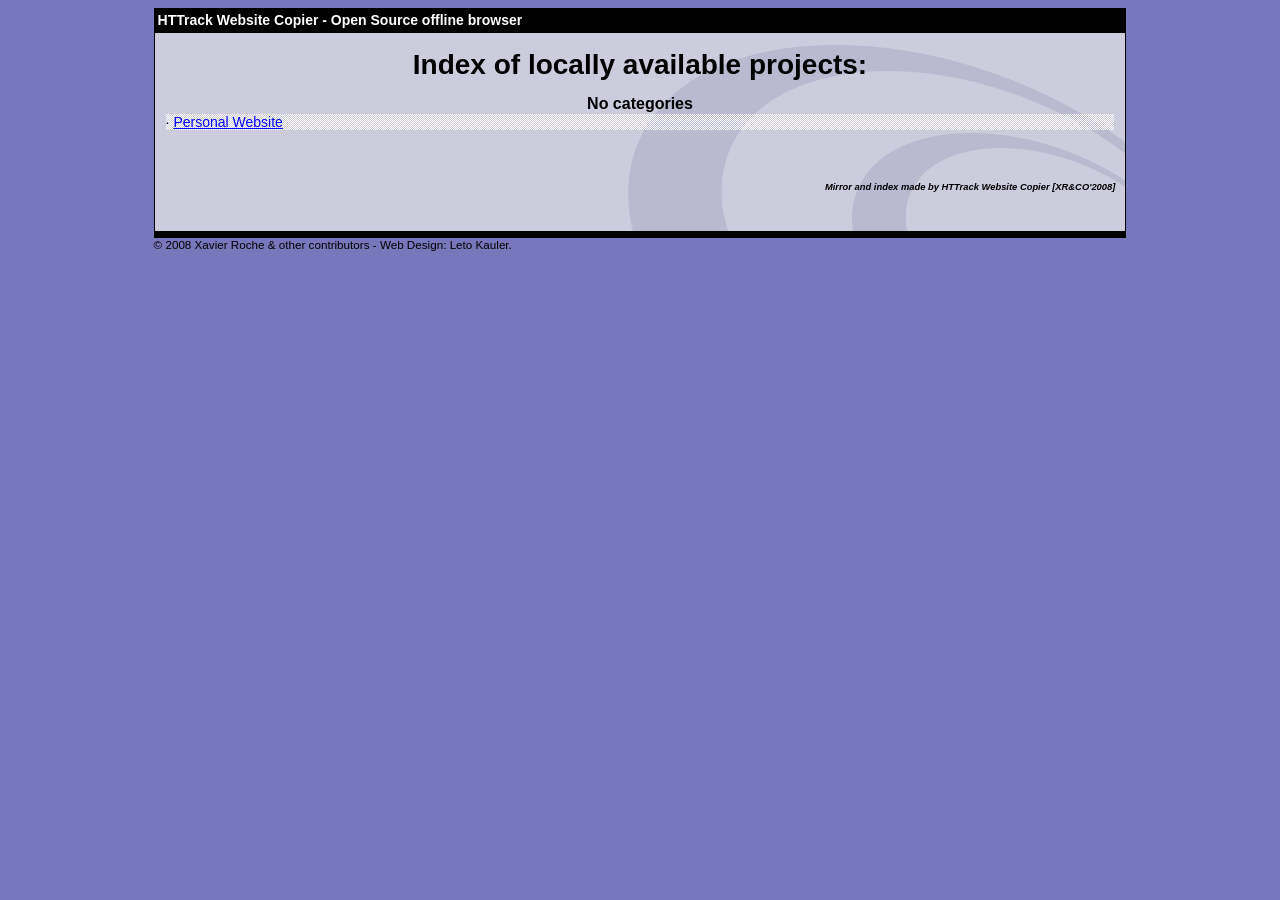
<file: index.html>
<html xmlns="http://www.w3.org/1999/xhtml" lang="en">

<head>
	<meta http-equiv="Content-Type" content="text/html; charset=utf-8" />
	<meta name="description" content="HTTrack is an easy-to-use website mirror utility. It allows you to download a World Wide website from the Internet to a local directory,building recursively all structures, getting html, images, and other files from the server to your computer. Links are rebuiltrelatively so that you can freely browse to the local site (works with any browser). You can mirror several sites together so that you can jump from one toanother. You can, also, update an existing mirror site, or resume an interrupted download. The robot is fully configurable, with an integrated help" />
	<meta name="keywords" content="httrack, HTTRACK, HTTrack, winhttrack, WINHTTRACK, WinHTTrack, offline browser, web mirror utility, aspirateur web, surf offline, web capture, www mirror utility, browse offline, local  site builder, website mirroring, aspirateur www, internet grabber, capture de site web, internet tool, hors connexion, unix, dos, windows 95, windows 98, solaris, ibm580, AIX 4.0, HTS, HTGet, web aspirator, web aspirateur, libre, GPL, GNU, free software" />
	<title>List of available projects - HTTrack Website Copier</title>
	<!-- Mirror and index made by HTTrack Website Copier/3.49-2 [XR&CO'2014] -->

	<style type="text/css">
	<!--

body {
	margin: 0;  padding: 0;  margin-bottom: 15px;  margin-top: 8px;
	background: #77b;
}
body, td {
	font: 14px "Trebuchet MS", Verdana, Arial, Helvetica, sans-serif;
	}

#subTitle {
	background: #000;  color: #fff;  padding: 4px;  font-weight: bold; 
	}

#siteNavigation a, #siteNavigation .current {
	font-weight: bold;  color: #448;
	}
#siteNavigation a:link    { text-decoration: none; }
#siteNavigation a:visited { text-decoration: none; }

#siteNavigation .current { background-color: #ccd; }

#siteNavigation a:hover   { text-decoration: none;  background-color: #fff;  color: #000; }
#siteNavigation a:active  { text-decoration: none;  background-color: #ccc; }


a:link    { text-decoration: underline;  color: #00f; }
a:visited { text-decoration: underline;  color: #000; }
a:hover   { text-decoration: underline;  color: #c00; }
a:active  { text-decoration: underline; }

#pageContent {
	clear: both;
	border-bottom: 6px solid #000;
	padding: 10px;  padding-top: 20px;
	line-height: 1.65em;
	background-image: url(backblue.gif);
	background-repeat: no-repeat;
	background-position: top right;
	}

#pageContent, #siteNavigation {
	background-color: #ccd;
	}


.imgLeft  { float: left;   margin-right: 10px;  margin-bottom: 10px; }
.imgRight { float: right;  margin-left: 10px;   margin-bottom: 10px; }

hr { height: 1px;  color: #000;  background-color: #000;  margin-bottom: 15px; }

h1 { margin: 0;  font-weight: bold;  font-size: 2em; }
h2 { margin: 0;  font-weight: bold;  font-size: 1.6em; }
h3 { margin: 0;  font-weight: bold;  font-size: 1.3em; }
h4 { margin: 0;  font-weight: bold;  font-size: 1.18em; }

.blak { background-color: #000; }
.hide { display: none; }
.tableWidth { min-width: 400px; }

.tblRegular       { border-collapse: collapse; }
.tblRegular td    { padding: 6px;  background-image: url(fade.gif);  border: 2px solid #99c; }
.tblHeaderColor, .tblHeaderColor td { background: #99c; }
.tblNoBorder td   { border: 0; }


// -->
</style>

</head>

<body>
<table width="76%" border="0" align="center" cellspacing="0" cellpadding="3" class="tableWidth">
	<tr>
	<td id="subTitle">HTTrack Website Copier - Open Source offline browser</td>
	</tr>
</table>
<table width="76%" border="0" align="center" cellspacing="0" cellpadding="0" class="tableWidth">
<tr class="blak">
<td>
	<table width="100%" border="0" align="center" cellspacing="1" cellpadding="0">
	<tr>
	<td colspan="6"> 
		<table width="100%" border="0" align="center" cellspacing="0" cellpadding="10">
		<tr> 
		<td id="pageContent"> 
<!-- ==================== End prologue ==================== -->


<h1 ALIGN=Center>Index of locally available projects:</H1>
  <table border="0" width="100%" cellspacing="1" cellpadding="0">
		<TH>
		<BR/>
			No categories
		</TH>
		<TR>
		  <TD BACKGROUND="fade.gif">
                    &middot; <A HREF="Personal%20Website/index.html">Personal Website</A>
   		  </TD>
		</TR>
	</TABLE>
	<BR>
	<H6 ALIGN="RIGHT">
         <I>Mirror and index made by HTTrack Website Copier [XR&CO'2008]</I>
	</H6>
	<!-- Mirror and index made by HTTrack Website Copier/3.49-2 [XR&CO'2014] -->
	<!-- Thanks for using HTTrack Website Copier! -->

<!-- ==================== Start epilogue ==================== -->
		</td>
		</tr>
		</table>
	</td>
	</tr>
	</table>
</td>
</tr>
</table>

<table width="76%" border="0" align="center" valign="bottom" cellspacing="0" cellpadding="0">
	<tr>
	<td id="footer"><small>&copy; 2008 Xavier Roche & other contributors - Web Design: Leto Kauler.</small></td>
	</tr>
</table>

</body>

</html>
</file>
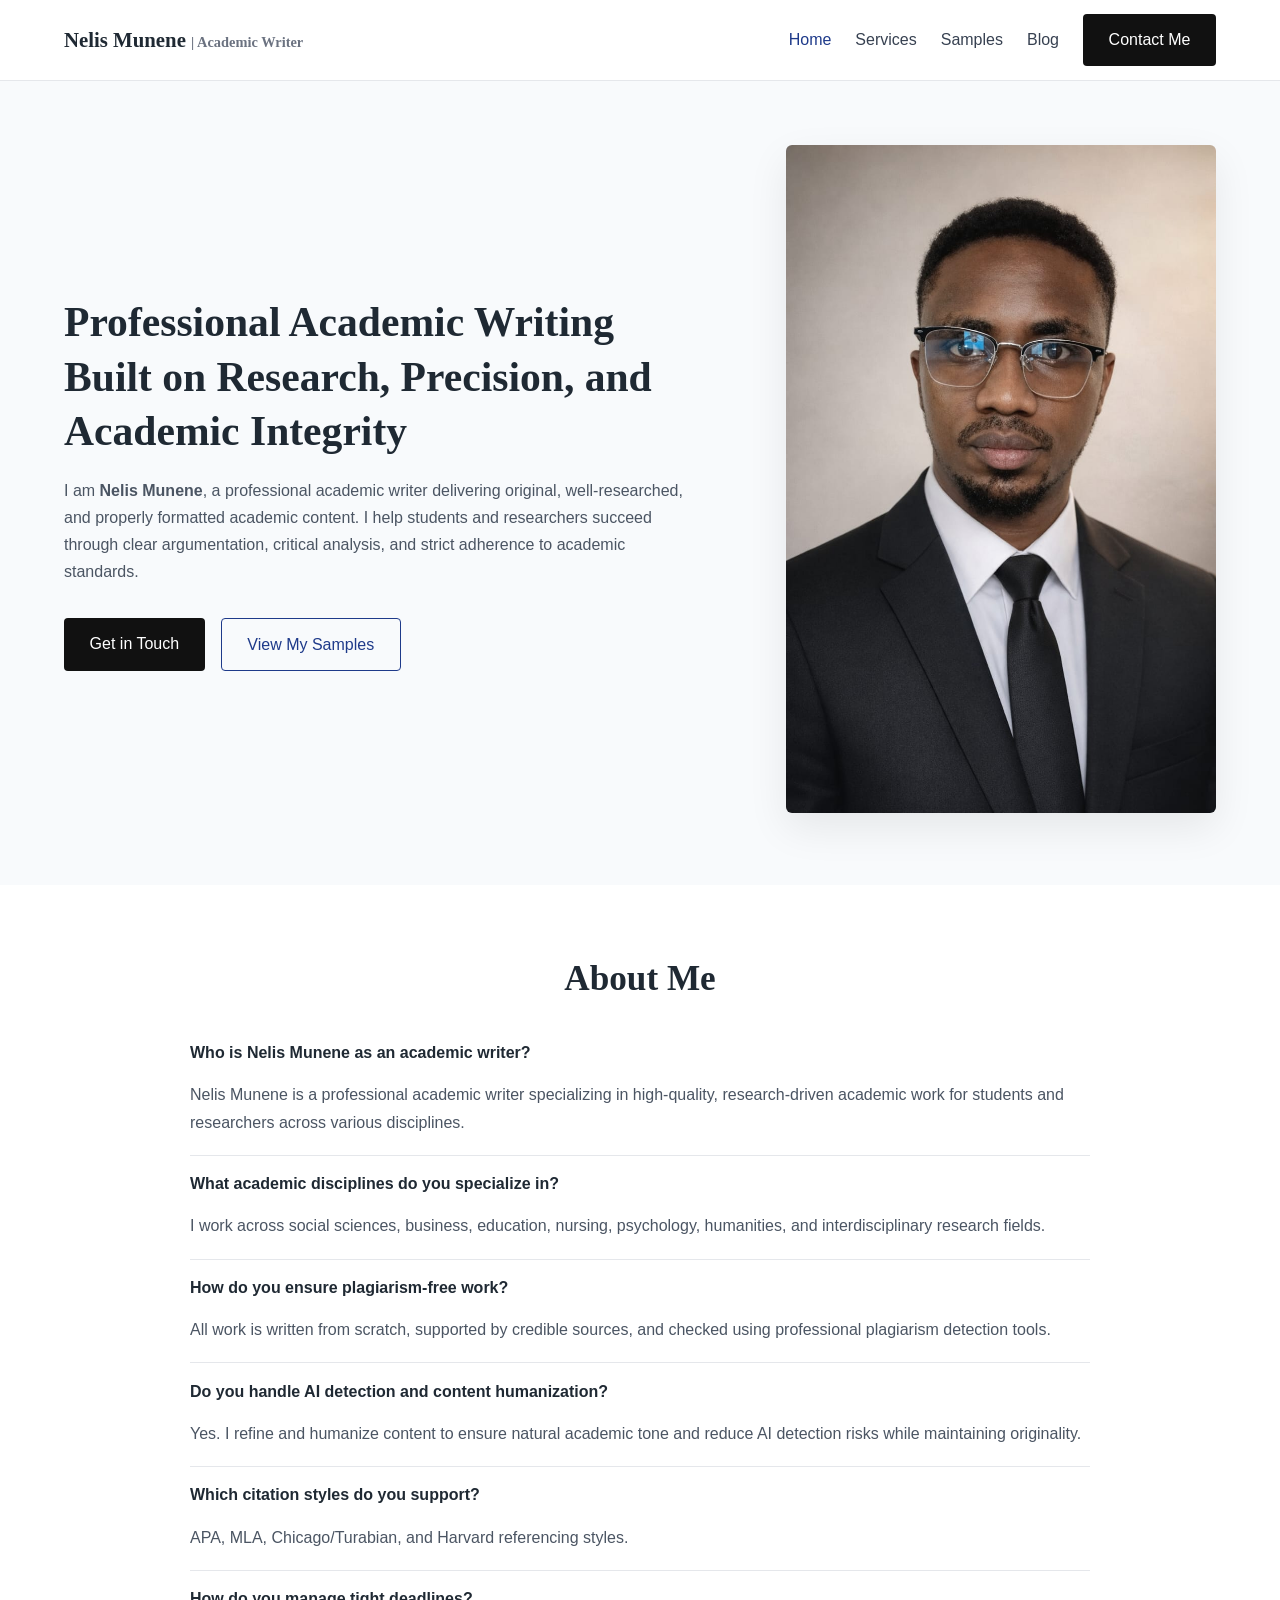
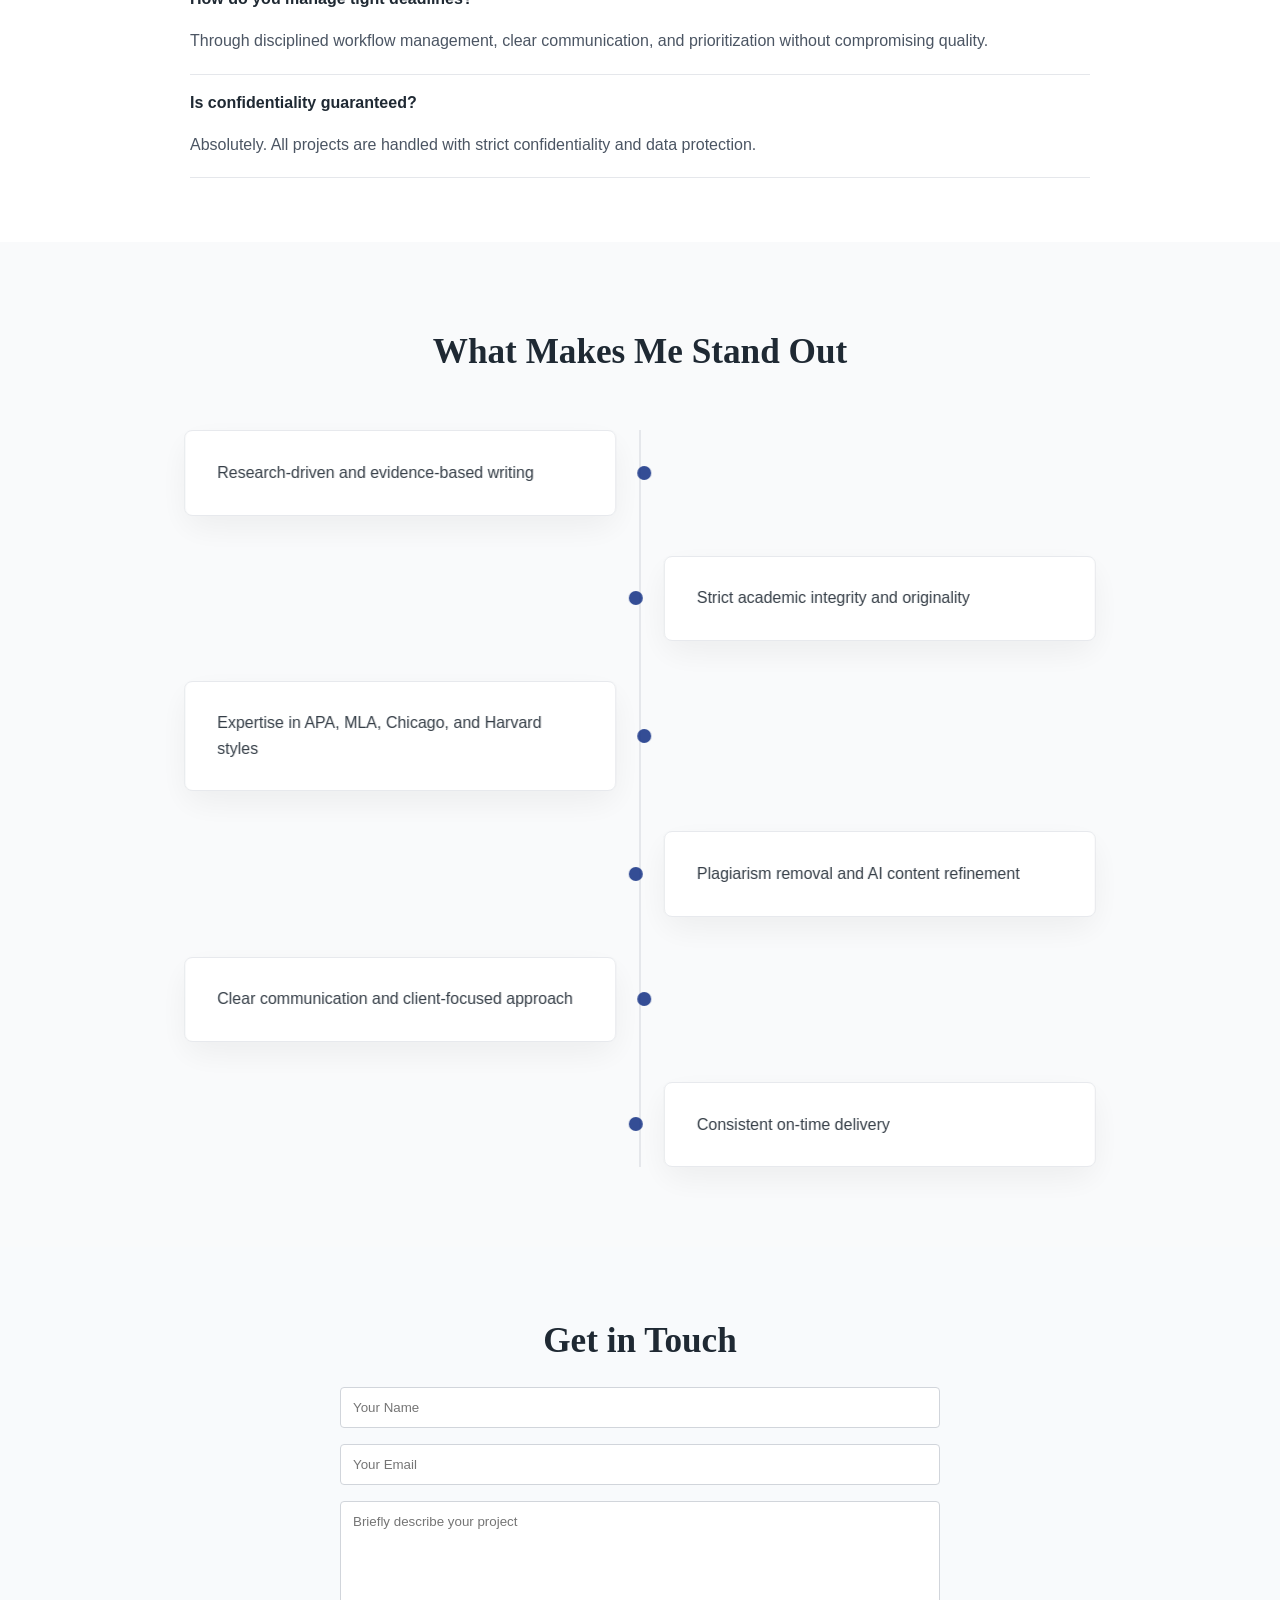
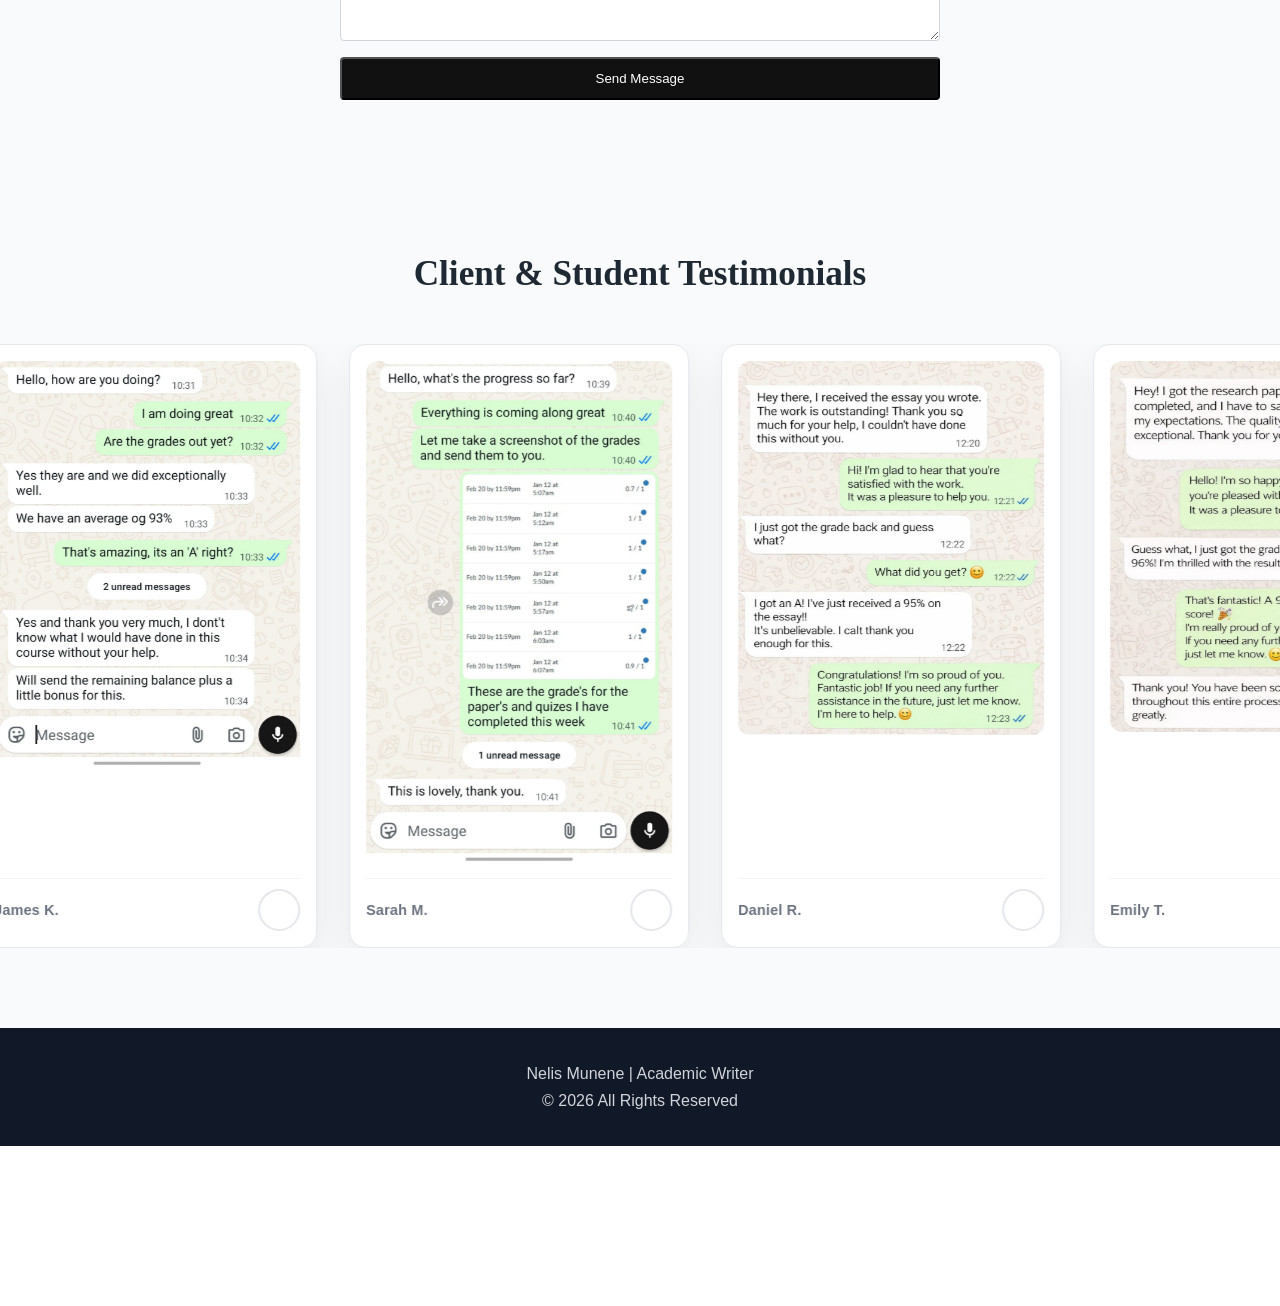
<file: Personal_Website/Index.html>
<html xmlns="http://www.w3.org/1999/xhtml" lang="en">

<head>
	<meta http-equiv="Content-Type" content="text/html; charset=utf-8" />
	<meta name="description" content="HTTrack is an easy-to-use website mirror utility. It allows you to download a World Wide website from the Internet to a local directory,building recursively all structures, getting html, images, and other files from the server to your computer. Links are rebuiltrelatively so that you can freely browse to the local site (works with any browser). You can mirror several sites together so that you can jump from one toanother. You can, also, update an existing mirror site, or resume an interrupted download. The robot is fully configurable, with an integrated help" />
	<meta name="keywords" content="httrack, HTTRACK, HTTrack, winhttrack, WINHTTRACK, WinHTTrack, offline browser, web mirror utility, aspirateur web, surf offline, web capture, www mirror utility, browse offline, local  site builder, website mirroring, aspirateur www, internet grabber, capture de site web, internet tool, hors connexion, unix, dos, windows 95, windows 98, solaris, ibm580, AIX 4.0, HTS, HTGet, web aspirator, web aspirateur, libre, GPL, GNU, free software" />
	<title>Local index - HTTrack Website Copier</title>
  <!-- Mirror and index made by HTTrack Website Copier/3.49-2 [XR&CO'2014] -->
	<style type="text/css">
	<!--

body {
	margin: 0;  padding: 0;  margin-bottom: 15px;  margin-top: 8px;
	background: #77b;
}
body, td {
	font: 14px "Trebuchet MS", Verdana, Arial, Helvetica, sans-serif;
	}

#subTitle {
	background: #000;  color: #fff;  padding: 4px;  font-weight: bold; 
	}

#siteNavigation a, #siteNavigation .current {
	font-weight: bold;  color: #448;
	}
#siteNavigation a:link    { text-decoration: none; }
#siteNavigation a:visited { text-decoration: none; }

#siteNavigation .current { background-color: #ccd; }

#siteNavigation a:hover   { text-decoration: none;  background-color: #fff;  color: #000; }
#siteNavigation a:active  { text-decoration: none;  background-color: #ccc; }


a:link    { text-decoration: underline;  color: #00f; }
a:visited { text-decoration: underline;  color: #000; }
a:hover   { text-decoration: underline;  color: #c00; }
a:active  { text-decoration: underline; }

#pageContent {
	clear: both;
	border-bottom: 6px solid #000;
	padding: 10px;  padding-top: 20px;
	line-height: 1.65em;
	background-image: url(backblue.gif);
	background-repeat: no-repeat;
	background-position: top right;
	}

#pageContent, #siteNavigation {
	background-color: #ccd;
	}


.imgLeft  { float: left;   margin-right: 10px;  margin-bottom: 10px; }
.imgRight { float: right;  margin-left: 10px;   margin-bottom: 10px; }

hr { height: 1px;  color: #000;  background-color: #000;  margin-bottom: 15px; }

h1 { margin: 0;  font-weight: bold;  font-size: 2em; }
h2 { margin: 0;  font-weight: bold;  font-size: 1.6em; }
h3 { margin: 0;  font-weight: bold;  font-size: 1.3em; }
h4 { margin: 0;  font-weight: bold;  font-size: 1.18em; }

.blak { background-color: #000; }
.hide { display: none; }
.tableWidth { min-width: 400px; }

.tblRegular       { border-collapse: collapse; }
.tblRegular td    { padding: 6px;  background-image: url(fade.gif);  border: 2px solid #99c; }
.tblHeaderColor, .tblHeaderColor td { background: #99c; }
.tblNoBorder td   { border: 0; }


// -->
</style>

</head>

<table width="76%" border="0" align="center" cellspacing="0" cellpadding="3" class="tableWidth">
	<tr>
	<td id="subTitle">HTTrack Website Copier - Open Source offline browser</td>
	</tr>
</table>
<table width="76%" border="0" align="center" cellspacing="0" cellpadding="0" class="tableWidth">
<tr class="blak">
<td>
	<table width="100%" border="0" align="center" cellspacing="1" cellpadding="0">
	<tr>
	<td colspan="6"> 
		<table width="100%" border="0" align="center" cellspacing="0" cellpadding="10">
		<tr> 
		<td id="pageContent"> 
<!-- ==================== End prologue ==================== -->

	<meta name="generator" content="HTTrack Website Copier/3.x">
	<TITLE>Local index - HTTrack</TITLE>
</HEAD>
<BODY>
<H1 ALIGN=Center>Index of locally available sites:</H1>
	<TABLE BORDER="0" WIDTH="100%" CELLSPACING="1" CELLPADDING="0">
		<TR>
			<TD BACKGROUND="fade.gif">
				&middot;
					<A HREF="nellmunene44-sys.github.io/nelismunene/index.html">
						Nelis Munene | Professional Academic Writer
					</A>		
			</TD>
		</TR>
	</TABLE>
	<BR>
	<BR>
	<BR>
  	<H6 ALIGN="RIGHT">
	<I>Mirror and index made by HTTrack Website Copier [XR&amp;CO'2008]</I>
	</H6>
	<!-- Mirror and index made by HTTrack Website Copier/3.49-2 [XR&CO'2014] -->
	<!-- Thanks for using HTTrack Website Copier! -->
	<meta HTTP-EQUIV="Refresh" CONTENT="0; URL=nellmunene44-sys.github.io/nelismunene/index.html">


<!-- ==================== Start epilogue ==================== -->
		</td>
		</tr>
		</table>
	</td>
	</tr>
	</table>
</td>
</tr>
</table>

<table width="76%" border="0" align="center" valign="bottom" cellspacing="0" cellpadding="0">
	<tr>
	<td id="footer"><small>&copy; 2008 Xavier Roche & other contributors - Web Design: Leto Kauler.</small></td>
	</tr>
</table>

</body>

</html>
</file>
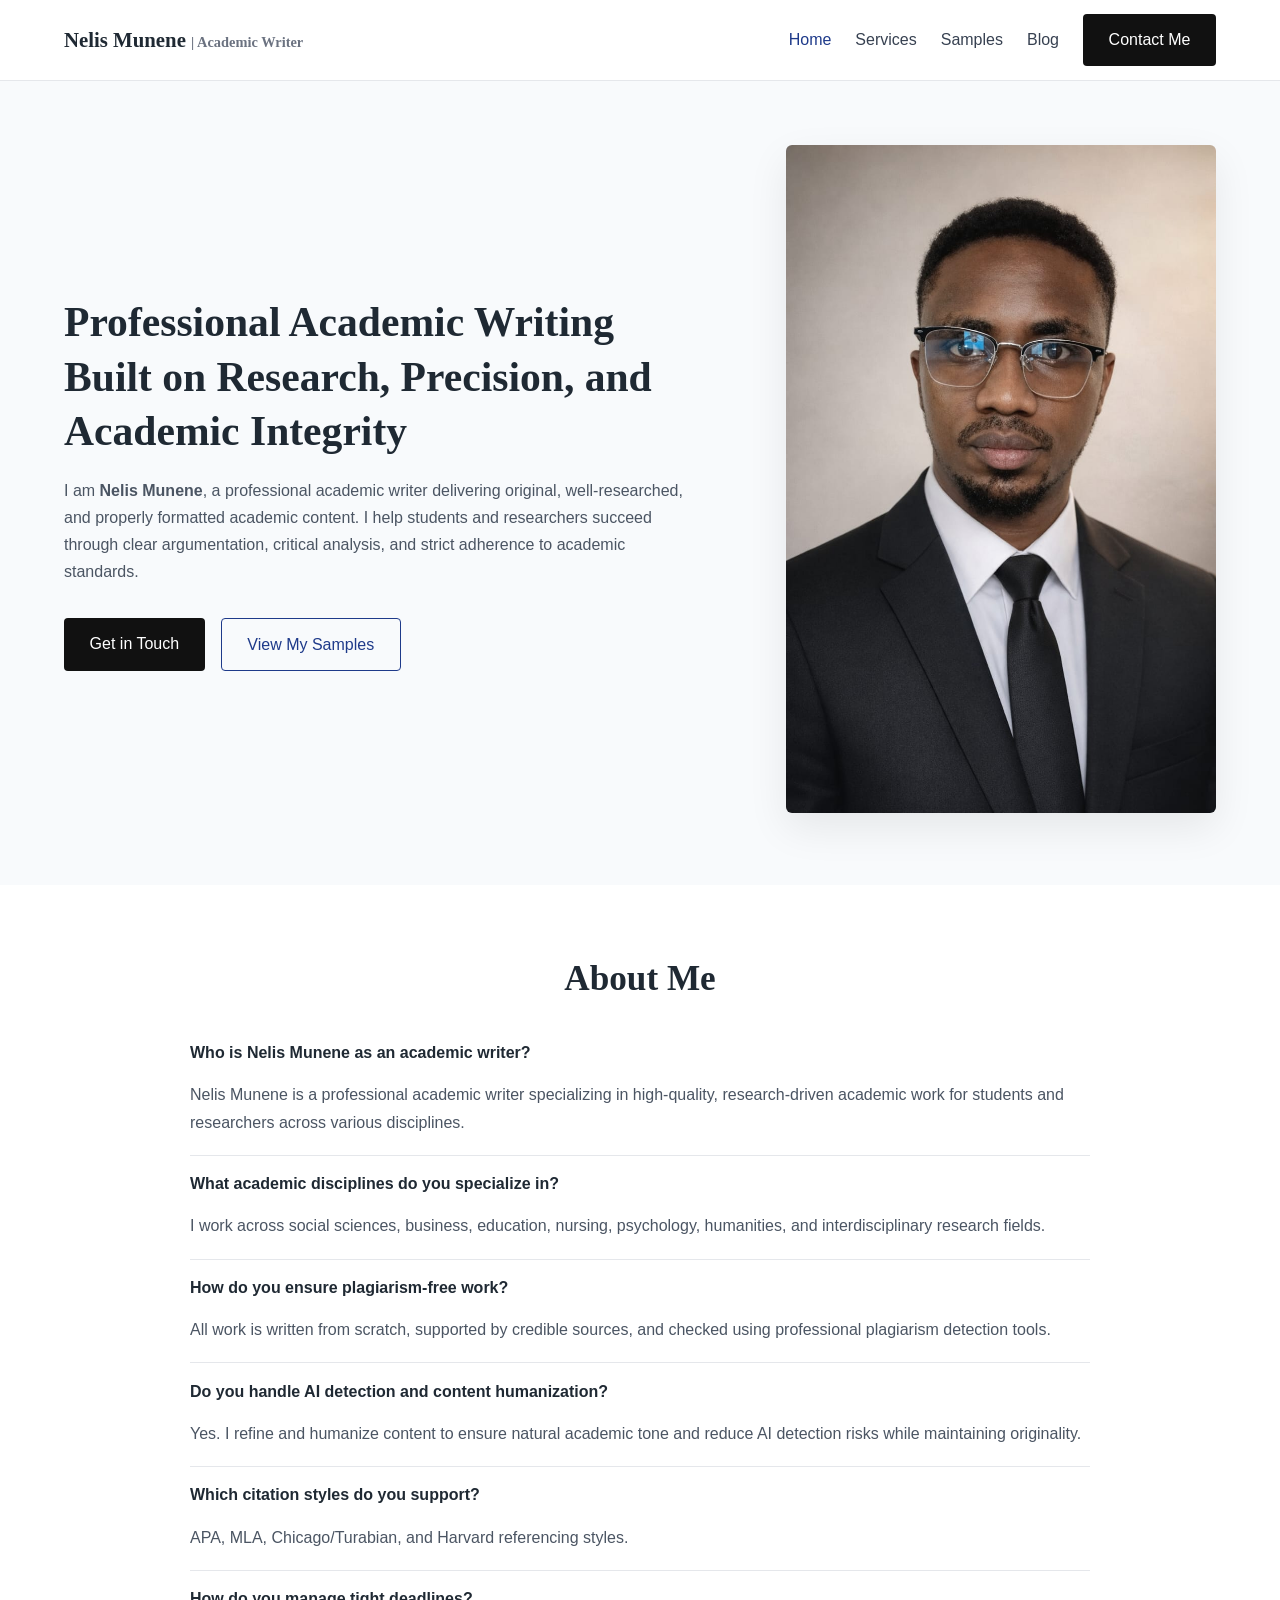
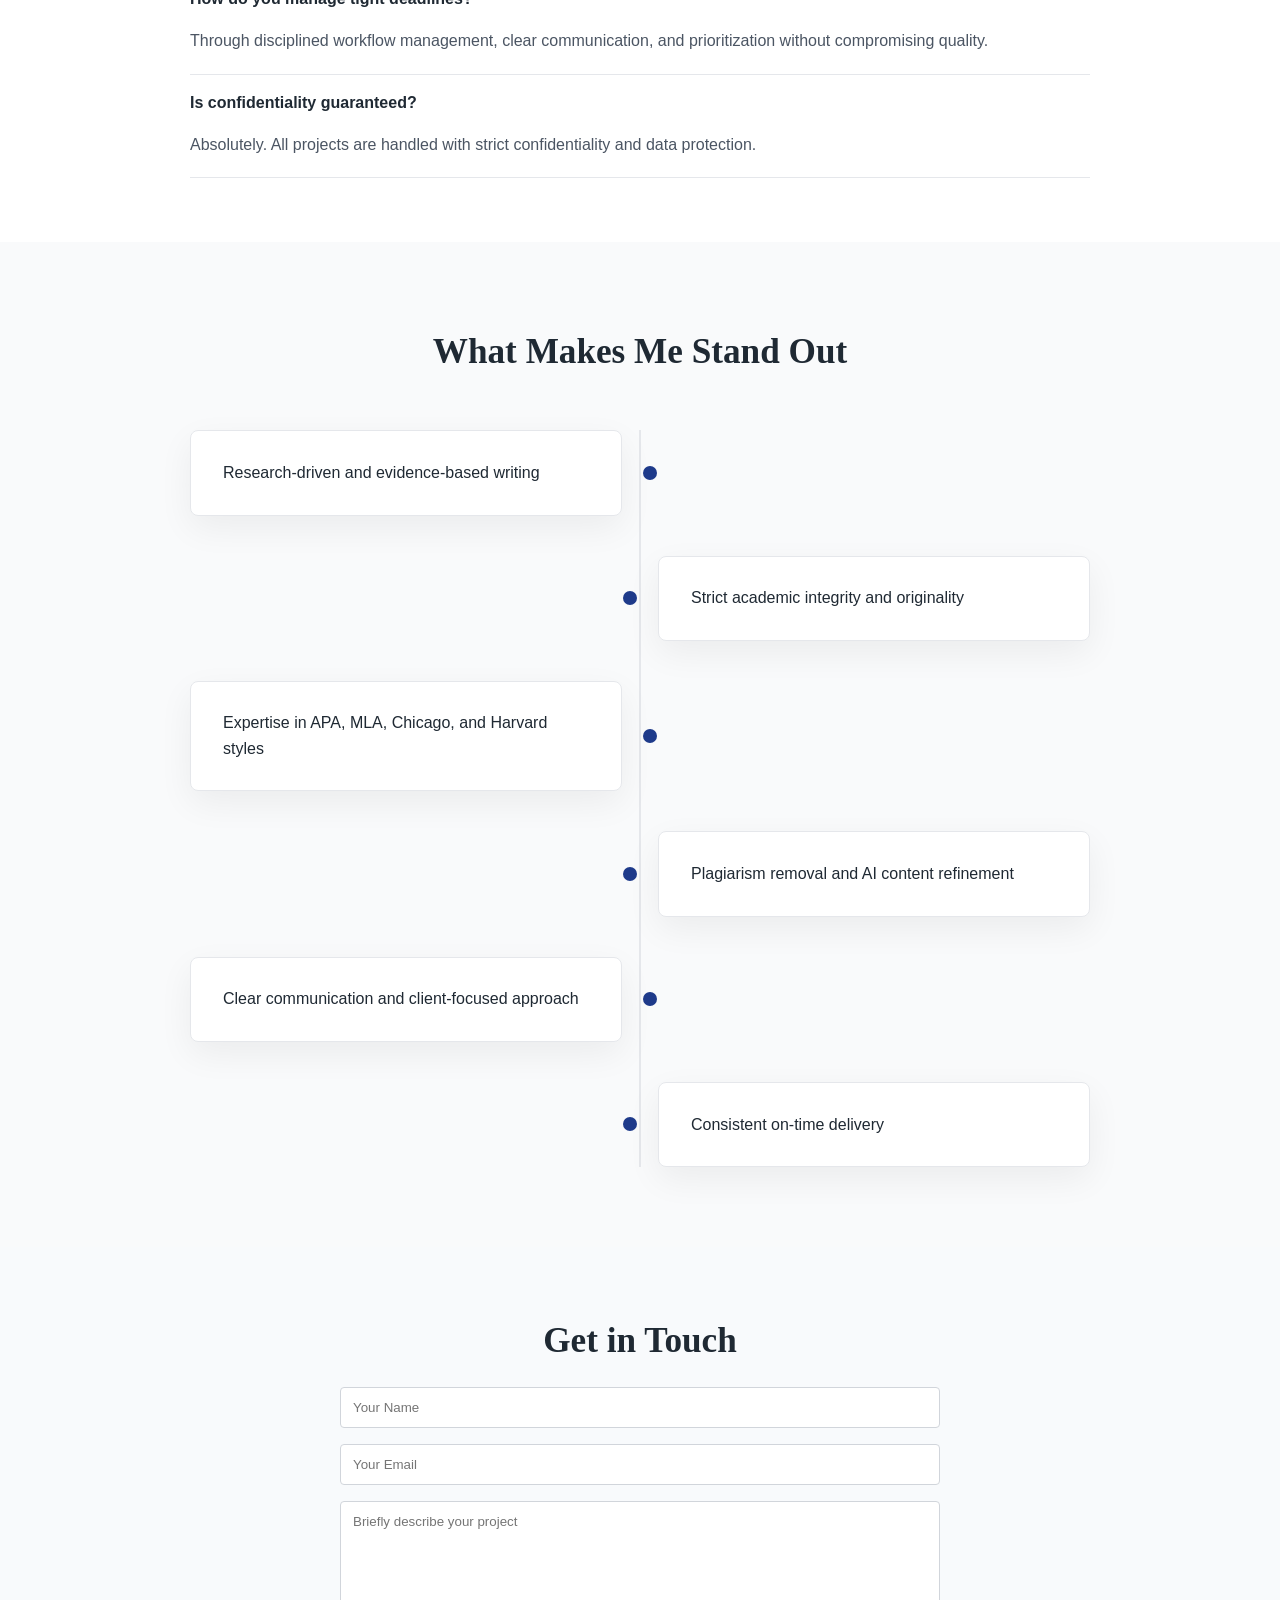
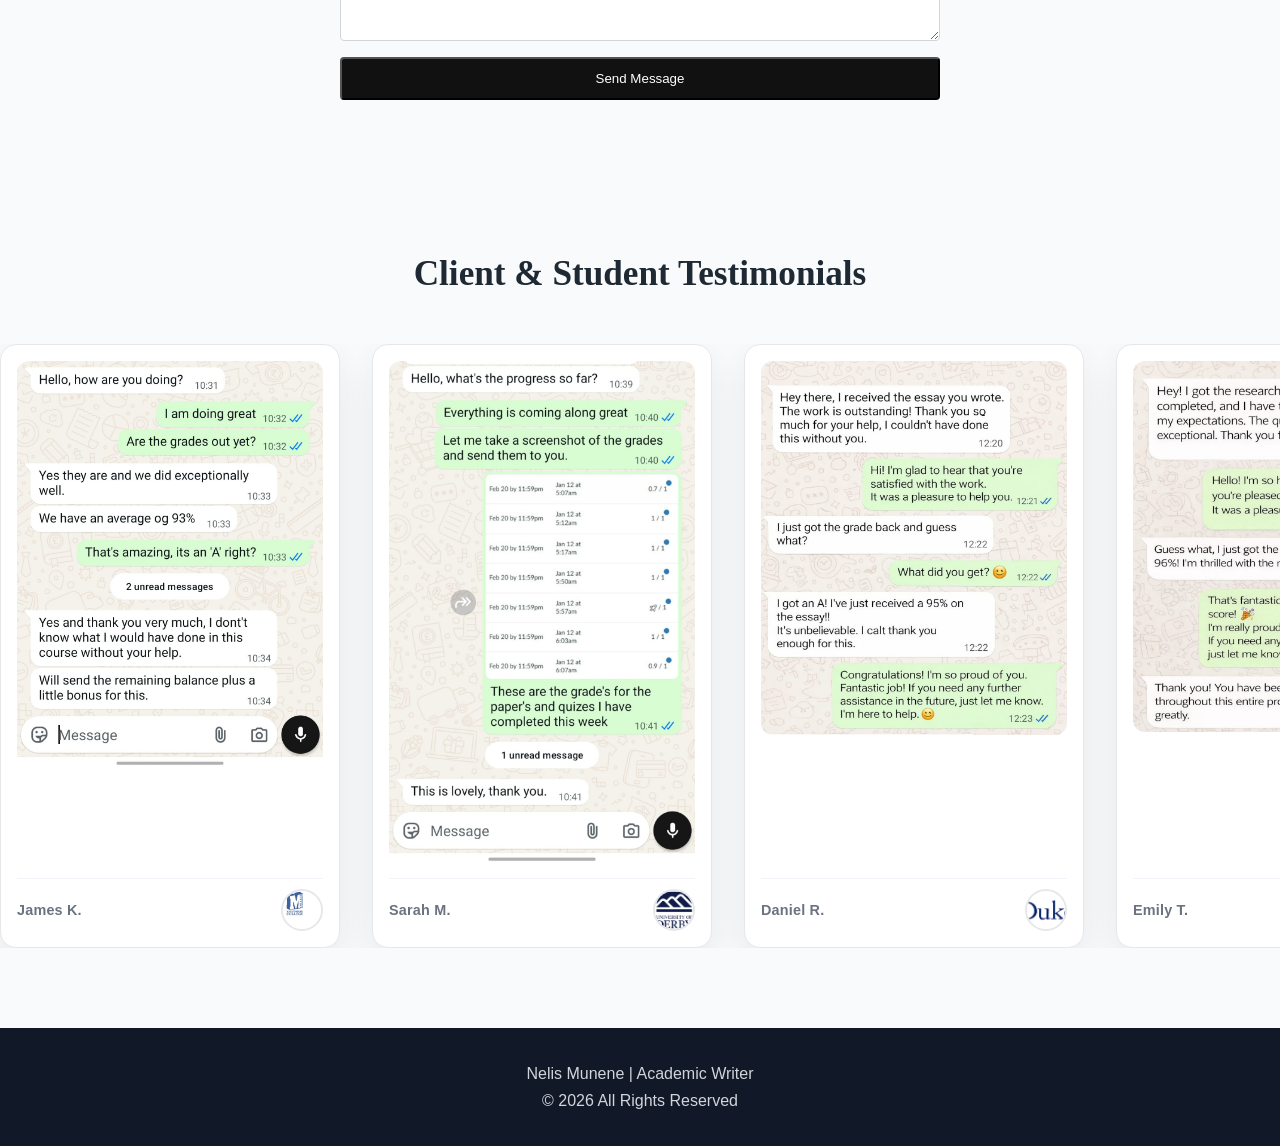
<file: Personal_Website/nellmunene44-sys.github.io/nelismunene/index.html>
<!DOCTYPE html>
<html lang="en">

<!-- Mirrored from nellmunene44-sys.github.io/nelismunene/ by HTTrack Website Copier/3.x [XR&CO'2014], Fri, 15 May 2026 07:49:27 GMT -->
<!-- Added by HTTrack --><meta http-equiv="content-type" content="text/html;charset=utf-8" /><!-- /Added by HTTrack -->
<head>
    <!-- ================================
         BASIC META CONFIGURATION
    ================================= -->
    <meta charset="UTF-8">
    <meta name="viewport" content="width=device-width, initial-scale=1.0">
    <title>Nelis Munene | Professional Academic Writer</title>
    <link rel="icon" href="favicon.svg" type="image/svg+xml">

    <!-- ================================
         SEO META TAGS
    ================================= -->
    <meta name="description" content="Nelis Munene is a professional academic writer delivering original, well-researched, and plagiarism-free academic papers with strict adherence to academic standards.">
    <meta name="keywords" content="Academic Writer, Research Papers, Essays, Theses, Dissertations, APA MLA Chicago Harvard">
    <meta name="author" content="Nelis Munene">

    <!-- ================================
         GLOBAL STYLESHEET
    ================================= -->
    <link rel="stylesheet" href="index.css">

</head>
<body>

<!-- =========================================================
     HEADER / NAVIGATION (GLOBAL)
========================================================= -->
<header class="main-header">
    <div class="container header-container">
        <!-- Logo -->
        <div class="logo">
            <a href="index-2.html">Nelis Munene <span>| Academic Writer</span></a>
        </div>

        <!-- Navigation Menu -->
        <nav class="main-nav">
            <ul>
                <li><a href="index-2.html" class="active">Home</a></li>
                <li><a href="services.html">Services</a></li>
                <li><a href="samples.html">Samples</a></li>
                <li><a href="blog.html">Blog</a></li>
                <li>
                    <a href="contactme.html" class="btn btn-primary">Contact Me</a>
                </li>
            </ul>
        </nav>
    </div>
</header>

<!-- =========================================================
     HERO SECTION
========================================================= -->
<section class="hero-section">
    <div class="container hero-grid">

        <!-- Left Column: Introductory Text -->
        <div class="hero-content">
            <h1>
                Professional Academic Writing Built on Research, Precision,
                and Academic Integrity
            </h1>

            <p>
                I am <strong>Nelis Munene</strong>, a professional academic writer delivering
                original, well-researched, and properly formatted academic content.
                I help students and researchers succeed through clear argumentation,
                critical analysis, and strict adherence to academic standards.
            </p>

            <!-- Call to Action Buttons -->
            <div class="hero-buttons">
                <a href="contactme.html" class="btn btn-primary">Get in Touch</a>
                <a href="samples.html" class="btn btn-secondary">View My Samples</a>
            </div>
        </div>

        <!-- Right Column: Professional Headshot -->
        <div class="hero-image">
            <!-- Replace src with actual professional image -->
            <img src="Nelis.jpg" alt="Nelis Munene - Academic Writer" width="668" height="668">
        </div>

    </div>
</section>

<!-- =========================================================
     ABOUT ME (FAQ-STYLE ACCORDION)
========================================================= -->
<section class="about-faq">
    <div class="container">
        <h2 class="section-title">About Me</h2>

        <div class="accordion">

            <!-- Accordion Item -->
            <div class="accordion-item">
                <button class="accordion-header">
                    Who is Nelis Munene as an academic writer?
                </button>
                <div class="accordion-content">
                    <p>
                        Nelis Munene is a professional academic writer specializing in
                        high-quality, research-driven academic work for students and researchers
                        across various disciplines.
                    </p>
                </div>
            </div>

            <div class="accordion-item">
                <button class="accordion-header">
                    What academic disciplines do you specialize in?
                </button>
                <div class="accordion-content">
                    <p>
                        I work across social sciences, business, education, nursing,
                        psychology, humanities, and interdisciplinary research fields.
                    </p>
                </div>
            </div>

            <div class="accordion-item">
                <button class="accordion-header">
                    How do you ensure plagiarism-free work?
                </button>
                <div class="accordion-content">
                    <p>
                        All work is written from scratch, supported by credible sources,
                        and checked using professional plagiarism detection tools.
                    </p>
                </div>
            </div>

            <div class="accordion-item">
                <button class="accordion-header">
                    Do you handle AI detection and content humanization?
                </button>
                <div class="accordion-content">
                    <p>
                        Yes. I refine and humanize content to ensure natural academic tone
                        and reduce AI detection risks while maintaining originality.
                    </p>
                </div>
            </div>

            <div class="accordion-item">
                <button class="accordion-header">
                    Which citation styles do you support?
                </button>
                <div class="accordion-content">
                    <p>
                        APA, MLA, Chicago/Turabian, and Harvard referencing styles.
                    </p>
                </div>
            </div>

            <div class="accordion-item">
                <button class="accordion-header">
                    How do you manage tight deadlines?
                </button>
                <div class="accordion-content">
                    <p>
                        Through disciplined workflow management, clear communication,
                        and prioritization without compromising quality.
                    </p>
                </div>
            </div>

            <div class="accordion-item">
                <button class="accordion-header">
                    Is confidentiality guaranteed?
                </button>
                <div class="accordion-content">
                    <p>
                        Absolutely. All projects are handled with strict confidentiality
                        and data protection.
                    </p>
                </div>
            </div>

        </div>
    </div>
</section>

<!-- =========================================================
     WHAT MAKES ME STAND OUT
========================================================= -->
<section class="highlights">
    <div class="container">
        <h2 class="section-title">What Makes Me Stand Out</h2>

        <div class="highlight-grid">
            <div class="highlight-card">Research-driven and evidence-based writing</div>
            <div class="highlight-card">Strict academic integrity and originality</div>
            <div class="highlight-card">Expertise in APA, MLA, Chicago, and Harvard styles</div>
            <div class="highlight-card">Plagiarism removal and AI content refinement</div>
            <div class="highlight-card">Clear communication and client-focused approach</div>
            <div class="highlight-card">Consistent on-time delivery</div>
        </div>
    </div>
</section>

<!-- =========================================================
     CONTACT FORM (HOME PAGE)
========================================================= -->
<section class="home-contact">
    <div class="container">
        <h2 class="section-title">Get in Touch</h2>

        <form class="contact-form">
            <input type="text" placeholder="Your Name" required>
            <input type="email" placeholder="Your Email" required>
            <textarea placeholder="Briefly describe your project" required></textarea>
            <button type="submit" class="btn btn-primary">Send Message</button>
        </form>
    </div>
</section>

<!-- =========================================================
     TESTIMONIALS SECTION
========================================================= -->
<section class="whatsapp-testimonials">
    <div class="container">
        <h2 class="section-title">Client & Student Testimonials</h2>
    </div>

    <div class="testimonial-slider">
        <div class="testimonial-track">

            <!-- TESTIMONIAL 1 -->
            <div class="testimonial-card">
                <div class="testimonial-content">
                    <img src="testimonials.jpg" alt="WhatsApp feedback" loading="lazy" width="1179" height="2556">
                </div>
                <div class="testimonial-footer">
                    <span class="client-name">James K.</span>
                    <img src="85f31c5127f9a7ced584be8a693668c9.jpg" class="client-avatar" alt="Client avatar" loading="lazy" width="200" height="200">
                </div>
            </div>

            <!-- TESTIMONIAL 2 -->
            <div class="testimonial-card">
                <div class="testimonial-content">
                    <img src="testimonial2.jpg" alt="WhatsApp feedback" loading="lazy" width="1179" height="2556">
                </div>
                <div class="testimonial-footer">
                    <span class="client-name">Sarah M.</span>
                    <img src="images%20(1).png" class="client-avatar" alt="Client avatar" loading="lazy" width="225" height="225">
                </div>
            </div>

            <!-- TESTIMONIAL 3 -->
            <div class="testimonial-card">
                <div class="testimonial-content">
                    <img src="testimonials3.jpg" alt="WhatsApp feedback" loading="lazy" width="1179" height="2556">
                </div>
                <div class="testimonial-footer">
                    <span class="client-name">Daniel R.</span>
                    <img src="images%20(2).png" class="client-avatar" alt="Client avatar" loading="lazy" width="225" height="225">
                </div>
            </div>

            <!-- TESTIMONIAL 4 -->
            <div class="testimonial-card">
                <div class="testimonial-content">
                    <img src="testimonials4.jpg" alt="WhatsApp feedback" loading="lazy" width="1179" height="2556">
                </div>
                <div class="testimonial-footer">
                    <span class="client-name">Emily T.</span>
                    <img src="images.png" class="client-avatar" alt="Client avatar" loading="lazy" width="225" height="225">
                </div>
            </div>

            <!-- TESTIMONIAL 5 -->
            <div class="testimonial-card">
                <div class="testimonial-content">
                    <img src="testimonials5.jpg" alt="WhatsApp feedback" loading="lazy" width="1179" height="2556">
                </div>
                <div class="testimonial-footer">
                    <span class="client-name">Michael B.</span>
                    <img src="logo-newsroom-walden.jpg" class="client-avatar" alt="Client avatar" loading="lazy" width="150" height="150">
                </div>
            </div>

            <!-- TESTIMONIAL 6 -->
            <div class="testimonial-card">
                <div class="testimonial-content">
                    <img src="testimonial6.jpg" alt="WhatsApp feedback" loading="lazy" width="1179" height="2556">
                </div>
                <div class="testimonial-footer">
                    <span class="client-name">Aisha N.</span>
                    <img src="unnamed.png" class="client-avatar" alt="Client avatar" loading="lazy" width="474" height="474">
                </div>
            </div>

            <!-- DUPLICATE SET FOR SEAMLESS INFINITE LOOP -->
            <div class="testimonial-card" aria-hidden="true">
                <div class="testimonial-content">
                    <img src="testimonials.jpg" alt="" loading="lazy" width="1179" height="2556">
                </div>
                <div class="testimonial-footer">
                    <span class="client-name">James K.</span>
                    <img src="85f31c5127f9a7ced584be8a693668c9.jpg" class="client-avatar" alt="" loading="lazy" width="200" height="200">
                </div>
            </div>

            <div class="testimonial-card" aria-hidden="true">
                <div class="testimonial-content">
                    <img src="testimonial2.jpg" alt="" loading="lazy" width="1179" height="2556">
                </div>
                <div class="testimonial-footer">
                    <span class="client-name">Sarah M.</span>
                    <img src="images%20(1).png" class="client-avatar" alt="" loading="lazy" width="225" height="225">
                </div>
            </div>

            <div class="testimonial-card" aria-hidden="true">
                <div class="testimonial-content">
                    <img src="testimonials3.jpg" alt="" loading="lazy" width="1179" height="2556">
                </div>
                <div class="testimonial-footer">
                    <span class="client-name">Daniel R.</span>
                    <img src="images%20(2).png" class="client-avatar" alt="" loading="lazy" width="225" height="225">
                </div>
            </div>

            <div class="testimonial-card" aria-hidden="true">
                <div class="testimonial-content">
                    <img src="testimonials4.jpg" alt="" loading="lazy" width="1179" height="2556">
                </div>
                <div class="testimonial-footer">
                    <span class="client-name">Emily T.</span>
                    <img src="images.png" class="client-avatar" alt="" loading="lazy" width="225" height="225">
                </div>
            </div>

            <div class="testimonial-card" aria-hidden="true">
                <div class="testimonial-content">
                    <img src="testimonials5.jpg" alt="" loading="lazy" width="1179" height="2556">
                </div>
                <div class="testimonial-footer">
                    <span class="client-name">Michael B.</span>
                    <img src="logo-newsroom-walden.jpg" class="client-avatar" alt="" loading="lazy" width="150" height="150">
                </div>
            </div>

            <div class="testimonial-card" aria-hidden="true">
                <div class="testimonial-content">
                    <img src="testimonial6.jpg" alt="" loading="lazy" width="1179" height="2556">
                </div>
                <div class="testimonial-footer">
                    <span class="client-name">Aisha N.</span>
                    <img src="unnamed.png" class="client-avatar" alt="" loading="lazy" width="474" height="474">
                </div>
            </div>

        </div>
    </div>
</section>

<!-- =========================================================
     FOOTER (GLOBAL)
========================================================= -->
<footer class="main-footer">
    <div class="container footer-content">
        <p>
            Nelis Munene | Academic Writer <br>
            &copy; <span id="year"></span> All Rights Reserved
        </p>
    </div>
</footer>

<!-- ================================
     GLOBAL JAVASCRIPT
================================= -->
<script src="script.js"></script>
</body>

<!-- Mirrored from nellmunene44-sys.github.io/nelismunene/ by HTTrack Website Copier/3.x [XR&CO'2014], Fri, 15 May 2026 07:49:34 GMT -->
</html>
</file>
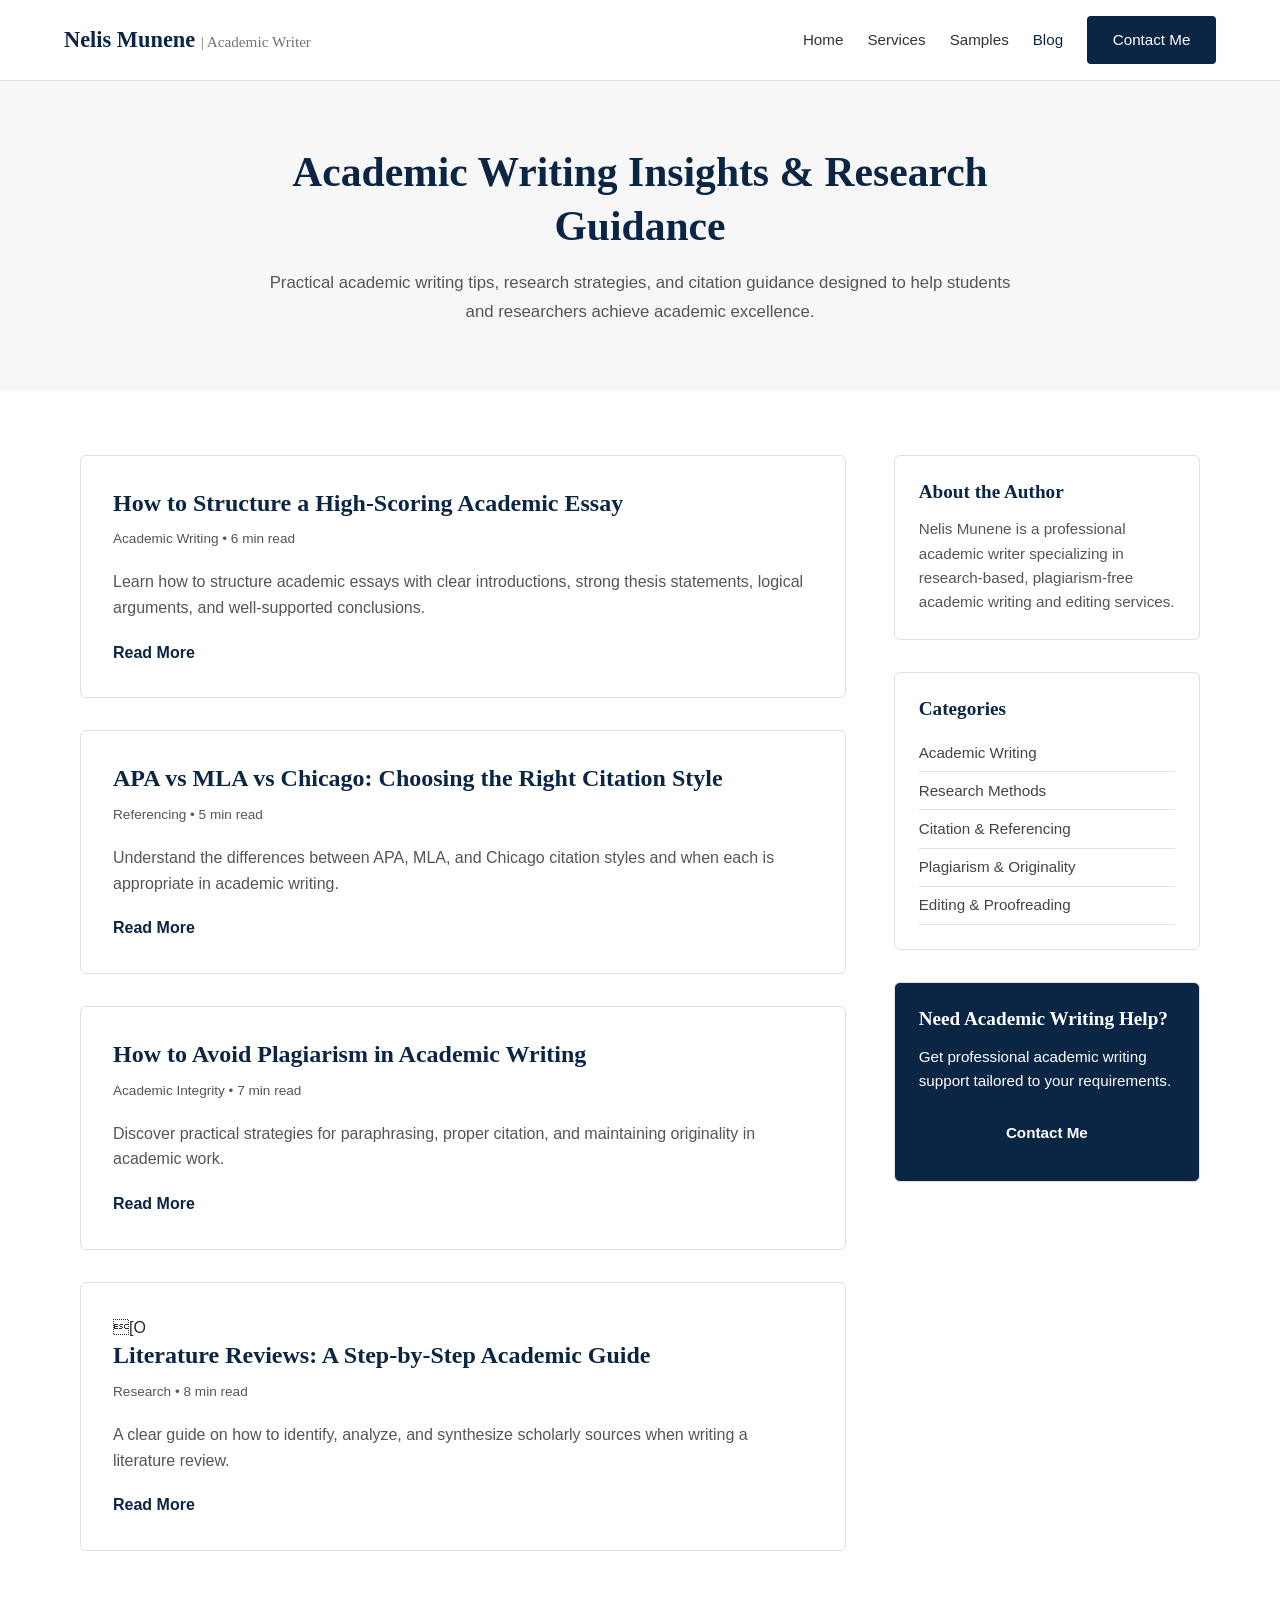
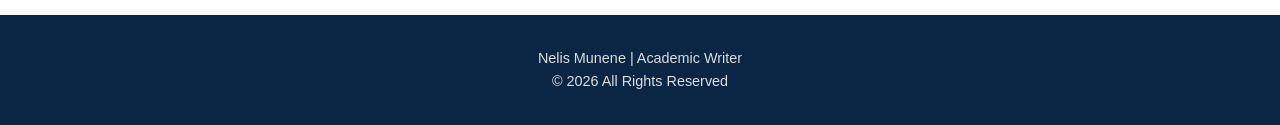
<file: Personal_Website/nellmunene44-sys.github.io/nelismunene/blog.html>
<!DOCTYPE html>
<html lang="en">

<!-- Mirrored from nellmunene44-sys.github.io/nelismunene/blog.html by HTTrack Website Copier/3.x [XR&CO'2014], Fri, 15 May 2026 07:49:35 GMT -->
<!-- Added by HTTrack --><meta http-equiv="content-type" content="text/html;charset=utf-8" /><!-- /Added by HTTrack -->
<head>
    <!-- ================================
         BASIC META CONFIGURATION
    ================================= -->
    <meta charset="UTF-8">
    <meta name="viewport" content="width=device-width, initial-scale=1.0">
    <title>Academic Writing Blog | Nelis Munene</title>
    <link rel="icon" href="favicon.svg" type="image/svg+xml">

    <!-- ================================
         SEO META TAGS
    ================================= -->
    <meta name="description" content="Academic writing tips, research guidance, and citation advice by Nelis Munene, a professional academic writer.">
    <meta name="keywords" content="Academic Writing Blog, Research Tips, APA MLA Chicago Harvard">
    <meta name="author" content="Nelis Munene">

    <!-- ================================
         GLOBAL STYLESHEET
    ================================= -->
    <link rel="stylesheet" href="styles.css">
</head>
<body>

<!-- =========================================================
     HEADER / NAVIGATION (GLOBAL)
========================================================= -->
<header class="main-header">
    <div class="container header-container">
        <div class="logo">
            <a href="index-2.html">Nelis Munene <span>| Academic Writer</span></a>
        </div>

        <nav class="main-nav">
            <ul>
                <li><a href="index-2.html">Home</a></li>
                <li><a href="services.html">Services</a></li>
                <li><a href="samples.html">Samples</a></li>
                <li><a href="blog.html" class="active">Blog</a></li>
                <li>
                    <a href="contactme.html" class="btn btn-primary">Contact Me</a>
                </li>
            </ul>
        </nav>
    </div>
</header>

<!-- =========================================================
     BLOG INTRO / HERO
========================================================= -->
<section class="blog-hero">
    <div class="container">
        <h1>Academic Writing Insights & Research Guidance</h1>
        <p class="section-intro">
            Practical academic writing tips, research strategies, and citation guidance
            designed to help students and researchers achieve academic excellence.
        </p>
    </div>
</section>

<!-- =========================================================
     BLOG CONTENT AREA
========================================================= -->
<section class="blog-content">
    <div class="container blog-grid">

        <main class="blog-posts">
            <article class="blog-card">
                <h2>How to Structure a High-Scoring Academic Essay</h2>
                <p class="blog-meta">Academic Writing • 6 min read</p>
                <p>
                    Learn how to structure academic essays with clear introductions,
                    strong thesis statements, logical arguments, and well-supported conclusions.
                </p>
                <a
                    href="https://docs.google.com/document/d/1A6bOI4j7OG-VpQQsmwtFYwhKKpKOv1VQ/edit?usp=sharing&amp;ouid=104464590821134788000&amp;rtpof=true&amp;sd=true"
                    class="read-more"
                    target="_blank"
                    rel="noopener noreferrer"
                >
                    Read More
                </a>
            </article>

            <article class="blog-card">
                <h2>APA vs MLA vs Chicago: Choosing the Right Citation Style</h2>
                <p class="blog-meta">Referencing • 5 min read</p>
                <p>
                    Understand the differences between APA, MLA, and Chicago citation styles
                    and when each is appropriate in academic writing.
                </p>
                <a
                    href="https://docs.google.com/document/d/1GhJgOkTKhB8LeB_9Qzrlf2HCtBthC52S/edit?usp=sharing&amp;ouid=104464590821134788000&amp;rtpof=true&amp;sd=true"
                    class="read-more"
                    target="_blank"
                    rel="noopener noreferrer"
                >
                    Read More
                </a>
            </article>

            <article class="blog-card">
                <h2>How to Avoid Plagiarism in Academic Writing</h2>
                <p class="blog-meta">Academic Integrity • 7 min read</p>
                <p>
                    Discover practical strategies for paraphrasing, proper citation,
                    and maintaining originality in academic work.
                </p>
                <a
                    href="https://docs.google.com/document/d/1YuAnrobRc6-by1eyr_YMy7Hiz59YUXXC/edit?usp=sharing&amp;ouid=104464590821134788000&amp;rtpof=true&amp;sd=true"
                    class="read-more"
                    target="_blank"
                    rel="noopener noreferrer"
                >
                    Read More
                </a>
            </article>

            <article class="blog-card">
[O                <h2>Literature Reviews: A Step-by-Step Academic Guide</h2>
                <p class="blog-meta">Research • 8 min read</p>
                <p>
                    A clear guide on how to identify, analyze, and synthesize scholarly
                    sources when writing a literature review.
                </p>
                <a
                    href="https://docs.google.com/document/d/1-LJYcZAO8U39pGbj44cBt9aRv-uAAv7g/edit?usp=sharing&amp;ouid=104464590821134788000&amp;rtpof=true&amp;sd=true"
                    class="read-more"
                    target="_blank"
                    rel="noopener noreferrer"
                >
                    Read More
                </a>
            </article>
        </main>

        <aside class="blog-sidebar">
            <div class="sidebar-card">
                <h3>About the Author</h3>
                <p>
                    Nelis Munene is a professional academic writer specializing in
                    research-based, plagiarism-free academic writing and editing services.
                </p>
            </div>

            <div class="sidebar-card">
                <h3>Categories</h3>
                <ul class="category-list">
                    <li>Academic Writing</li>
                    <li>Research Methods</li>
                    <li>Citation & Referencing</li>
                    <li>Plagiarism & Originality</li>
                    <li>Editing & Proofreading</li>
                </ul>
            </div>

            <div class="sidebar-card sidebar-cta">
                <h3>Need Academic Writing Help?</h3>
                <p>
                    Get professional academic writing support tailored to your requirements.
                </p>
                <a href="contactme.html" class="btn btn-primary">Contact Me</a>
            </div>
        </aside>
    </div>
</section>

<!-- =========================================================
     FOOTER (GLOBAL)
========================================================= -->
<footer class="main-footer">
    <div class="container footer-content">
        <p>
            Nelis Munene | Academic Writer <br>
            &copy; <span id="year"></span> All Rights Reserved
        </p>
    </div>
</footer>

<script src="script.js"></script>
</body>

<!-- Mirrored from nellmunene44-sys.github.io/nelismunene/blog.html by HTTrack Website Copier/3.x [XR&CO'2014], Fri, 15 May 2026 07:49:35 GMT -->
</html>
</file>
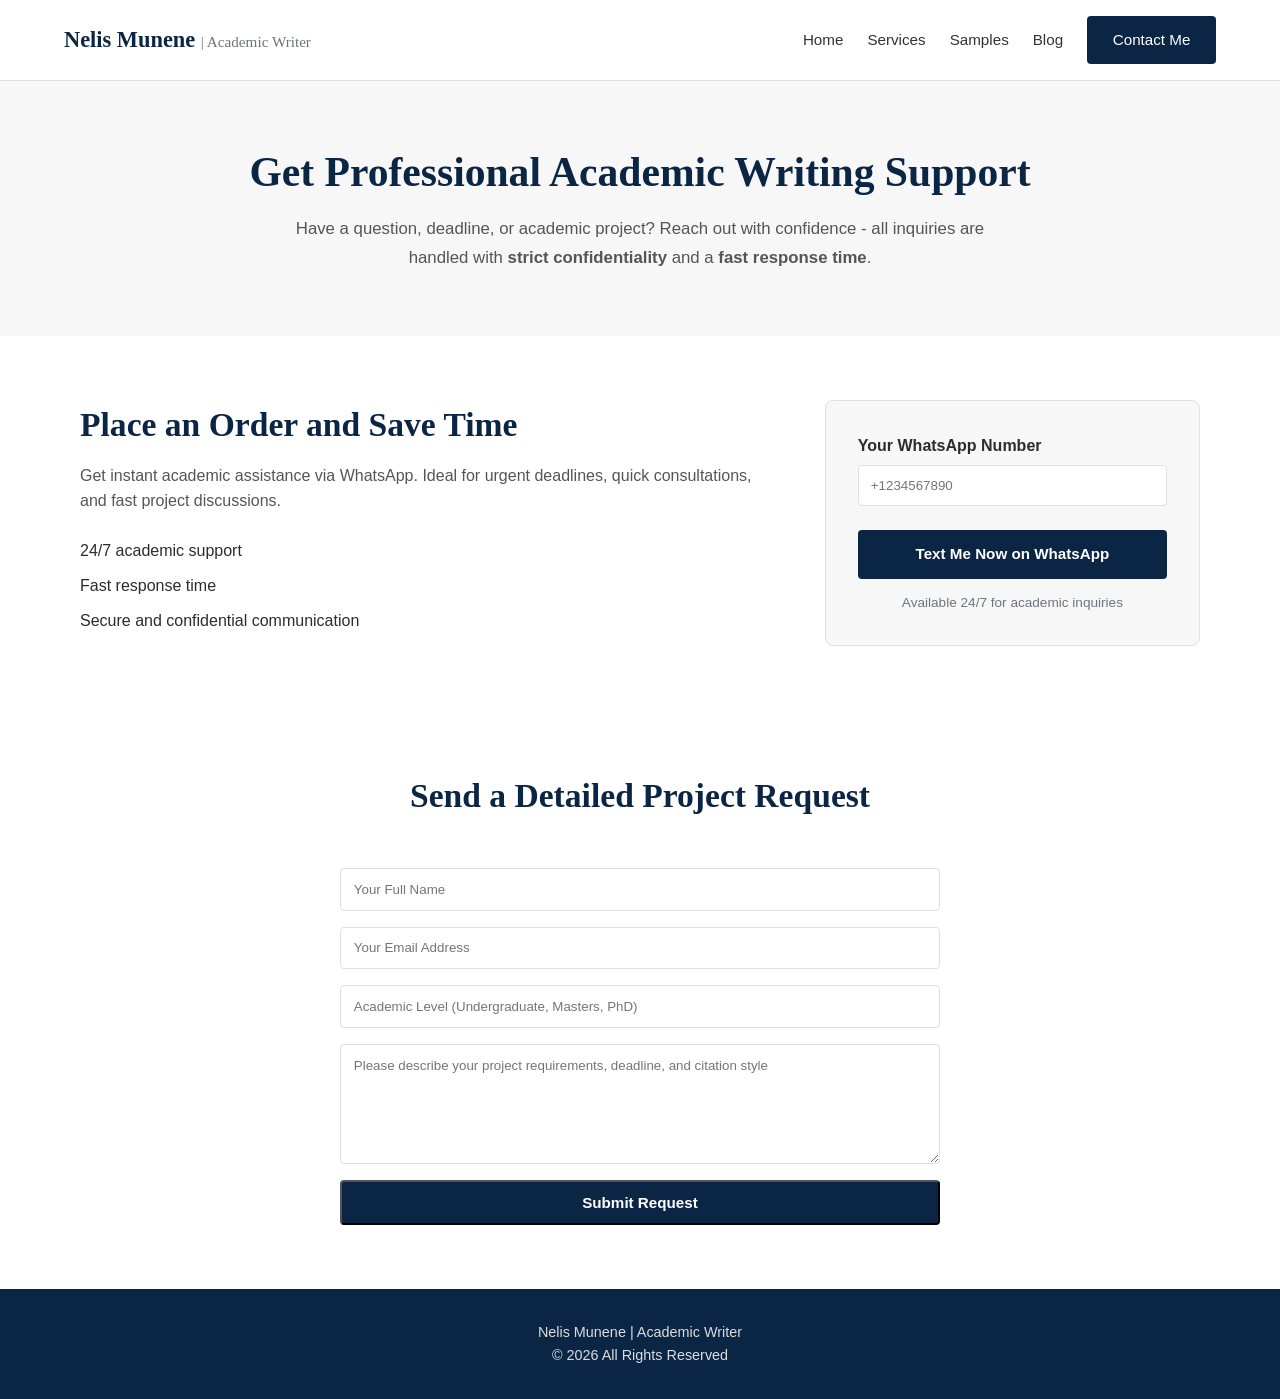
<file: Personal_Website/nellmunene44-sys.github.io/nelismunene/contactme.html>
<!DOCTYPE html>
<html lang="en">

<!-- Mirrored from nellmunene44-sys.github.io/nelismunene/contactme.html by HTTrack Website Copier/3.x [XR&CO'2014], Fri, 15 May 2026 07:49:35 GMT -->
<!-- Added by HTTrack --><meta http-equiv="content-type" content="text/html;charset=utf-8" /><!-- /Added by HTTrack -->
<head>
    <!-- ================================
         BASIC META CONFIGURATION
    ================================= -->
    <meta charset="UTF-8">
    <meta name="viewport" content="width=device-width, initial-scale=1.0">
    <title>Contact Me | Nelis Munene - Academic Writer</title>
    <link rel="icon" href="favicon.svg" type="image/svg+xml">

    <!-- ================================
         SEO META TAGS
    ================================= -->
    <meta name="description" content="Contact Nelis Munene for professional academic writing support. Confidential, fast response, and 24/7 academic assistance.">
    <meta name="keywords" content="Contact Academic Writer, WhatsApp Academic Help, Research Writing Support">
    <meta name="author" content="Nelis Munene">

    <!-- ================================
         GLOBAL STYLESHEET
    ================================= -->
    <link rel="stylesheet" href="styles.css">
</head>
<body>

<!-- =========================================================
     HEADER / NAVIGATION (GLOBAL)
========================================================= -->
<header class="main-header">
    <div class="container header-container">
        <div class="logo">
            <a href="index-2.html">Nelis Munene <span>| Academic Writer</span></a>
        </div>

        <nav class="main-nav">
            <ul>
                <li><a href="index-2.html">Home</a></li>
                <li><a href="services.html">Services</a></li>
                <li><a href="samples.html">Samples</a></li>
                <li><a href="blog.html">Blog</a></li>
                <li>
                    <a href="contactme.html" class="btn btn-primary active">Contact Me</a>
                </li>
            </ul>
        </nav>
    </div>
</header>

<!-- =========================================================
     CONTACT INTRODUCTION SECTION
========================================================= -->
<section class="contact-intro">
    <div class="container">
        <h1>Get Professional Academic Writing Support</h1>
        <p class="section-intro">
            Have a question, deadline, or academic project?
            Reach out with confidence - all inquiries are handled with
            <strong>strict confidentiality</strong> and a <strong>fast response time</strong>.
        </p>
    </div>
</section>

<!-- =========================================================
     INSTANT WHATSAPP CONTACT SECTION
========================================================= -->
<section class="whatsapp-contact">
    <div class="container whatsapp-grid">

        <div class="whatsapp-text">
            <h2>Place an Order and Save Time</h2>
            <p>
                Get instant academic assistance via WhatsApp.
                Ideal for urgent deadlines, quick consultations,
                and fast project discussions.
            </p>

            <ul>
                <li>24/7 academic support</li>
                <li>Fast response time</li>
                <li>Secure and confidential communication</li>
            </ul>
        </div>

        <div class="whatsapp-box">
            <form>
                <label for="whatsappNumber">Your WhatsApp Number</label>
                <input
                    type="tel"
                    id="whatsappNumber"
                    placeholder="+1234567890"
                    required
                >

                <a
                    href="https://wa.me/254704096155?text=Hello%20Nelis%2C%20I%20need%20academic%20support."
                    target="_blank"
                    rel="noopener noreferrer"
                    class="btn btn-primary whatsapp-btn"
                >
                    Text Me Now on WhatsApp
                </a>

                <p class="whatsapp-note">
                    Available 24/7 for academic inquiries
                </p>
            </form>
        </div>

    </div>
</section>

<!-- =========================================================
     FINAL CONTACT FORM (DETAILED INQUIRIES)
========================================================= -->
<section class="contact-form-section">
    <div class="container">
        <h2 class="section-title">Send a Detailed Project Request</h2>

        <form class="contact-form">
            <input
                type="text"
                placeholder="Your Full Name"
                required
            >

            <input
                type="email"
                placeholder="Your Email Address"
                required
            >

            <input
                type="text"
                placeholder="Academic Level (Undergraduate, Masters, PhD)"
                required
            >

            <textarea
                placeholder="Please describe your project requirements, deadline, and citation style"
                required
            ></textarea>

            <button type="submit" class="btn btn-primary">
                Submit Request
            </button>
        </form>
    </div>
</section>

<!-- =========================================================
     FOOTER (GLOBAL)
========================================================= -->
<footer class="main-footer">
    <div class="container footer-content">
        <p>
            Nelis Munene | Academic Writer <br>
            &copy; <span id="year"></span> All Rights Reserved
        </p>
    </div>
</footer>

<script src="script.js"></script>
</body>

<!-- Mirrored from nellmunene44-sys.github.io/nelismunene/contactme.html by HTTrack Website Copier/3.x [XR&CO'2014], Fri, 15 May 2026 07:49:35 GMT -->
</html>
</file>
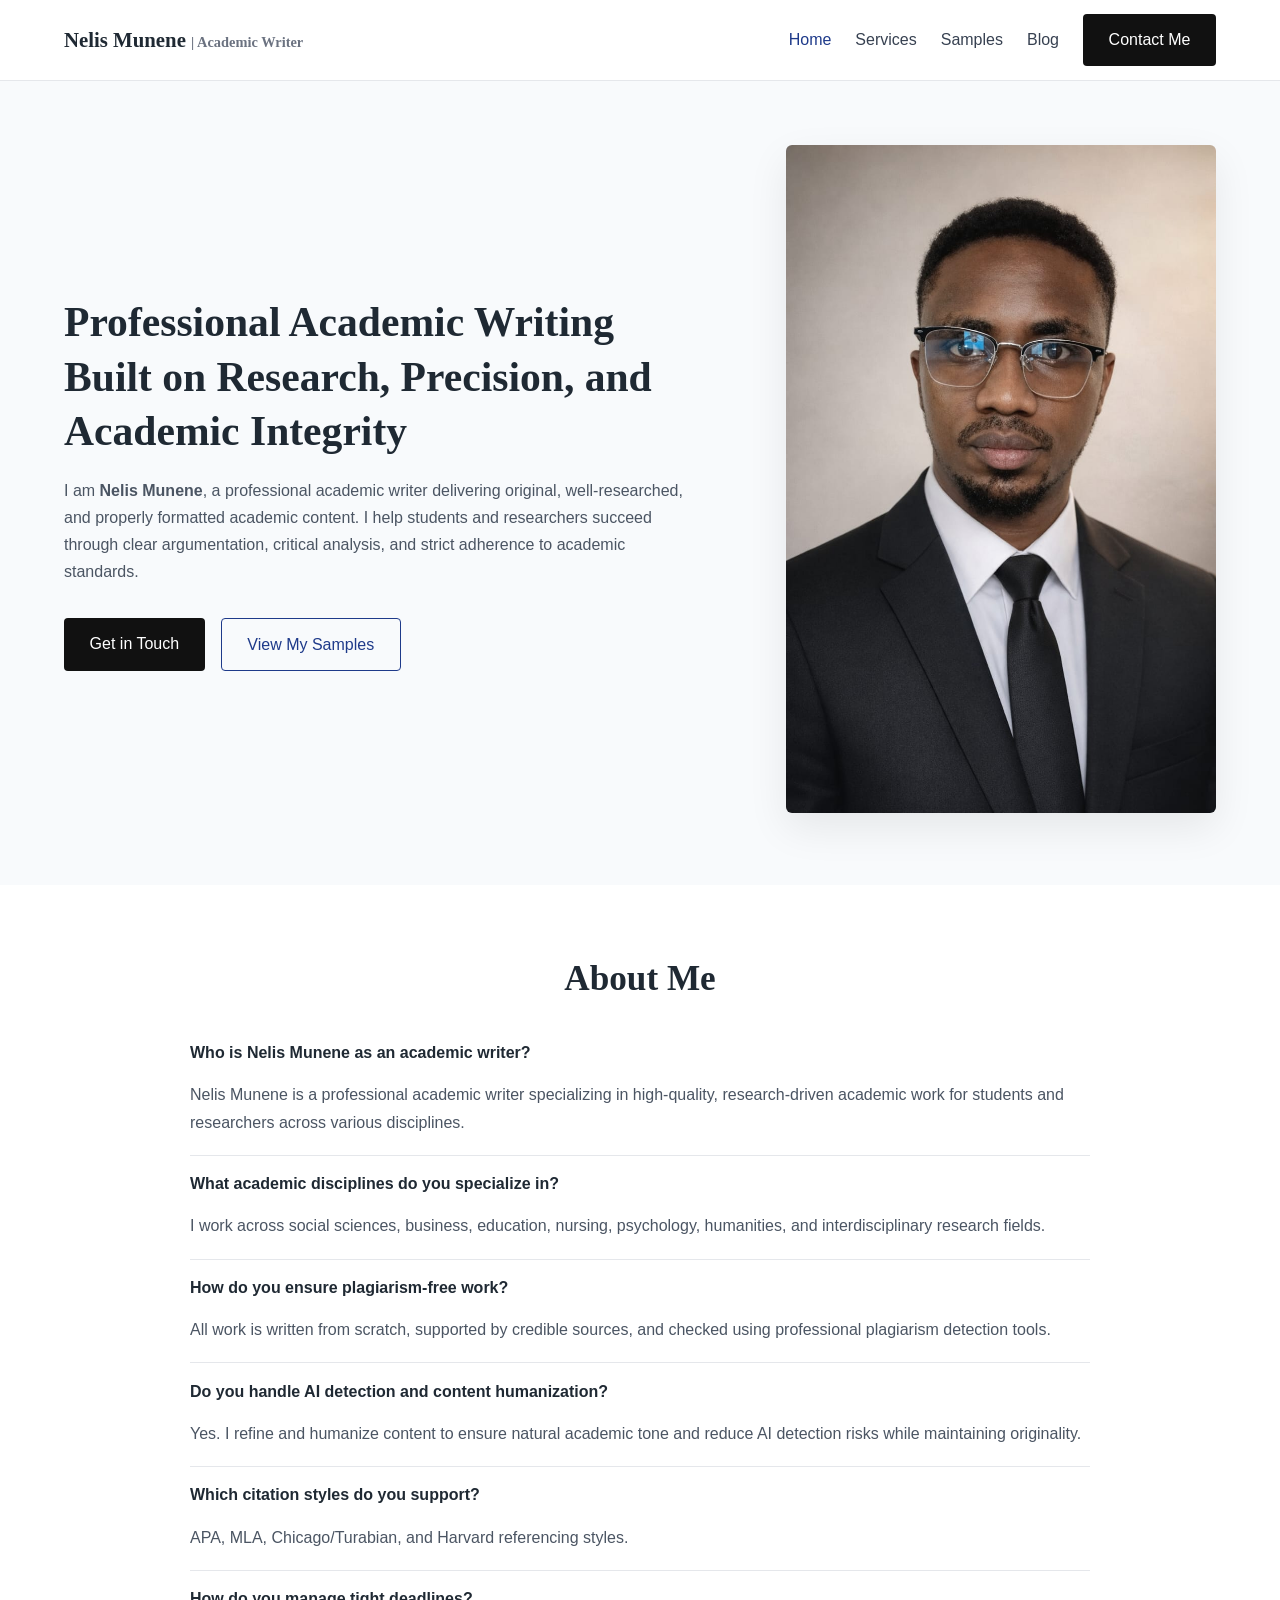
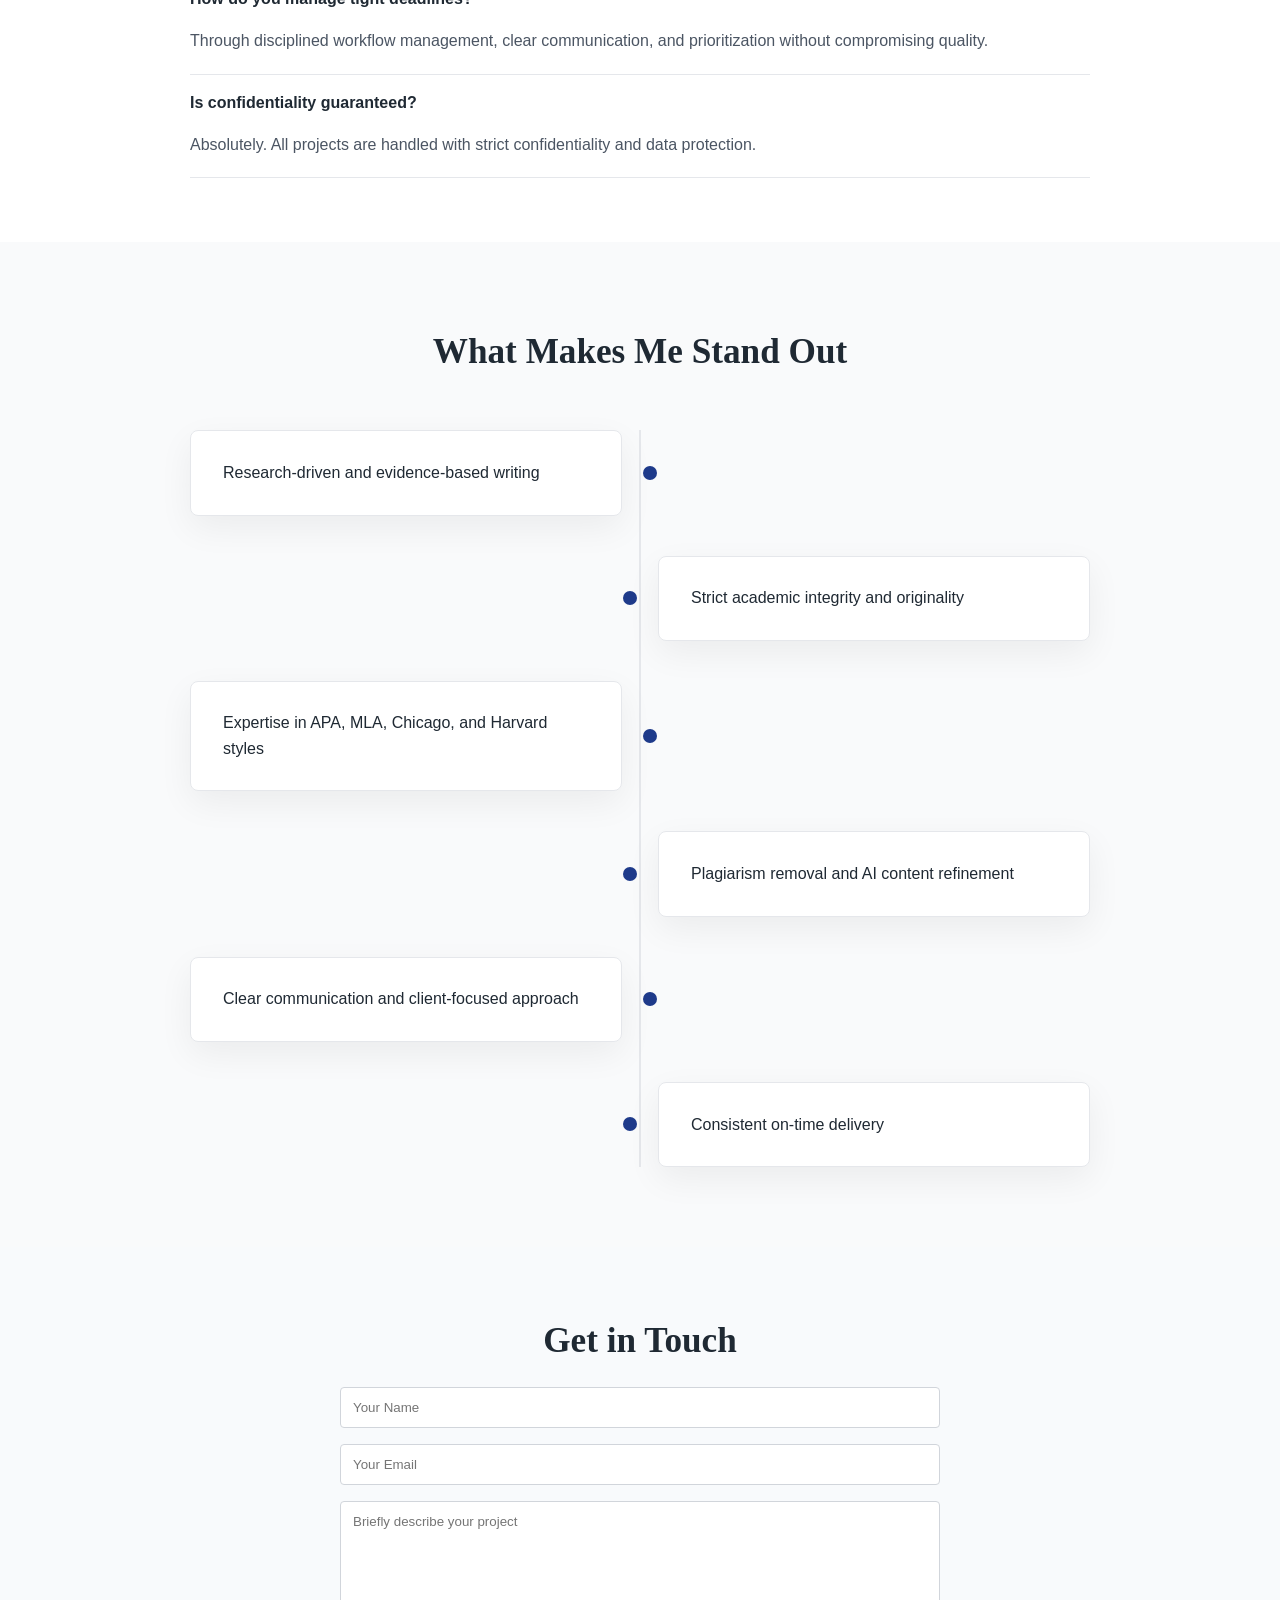
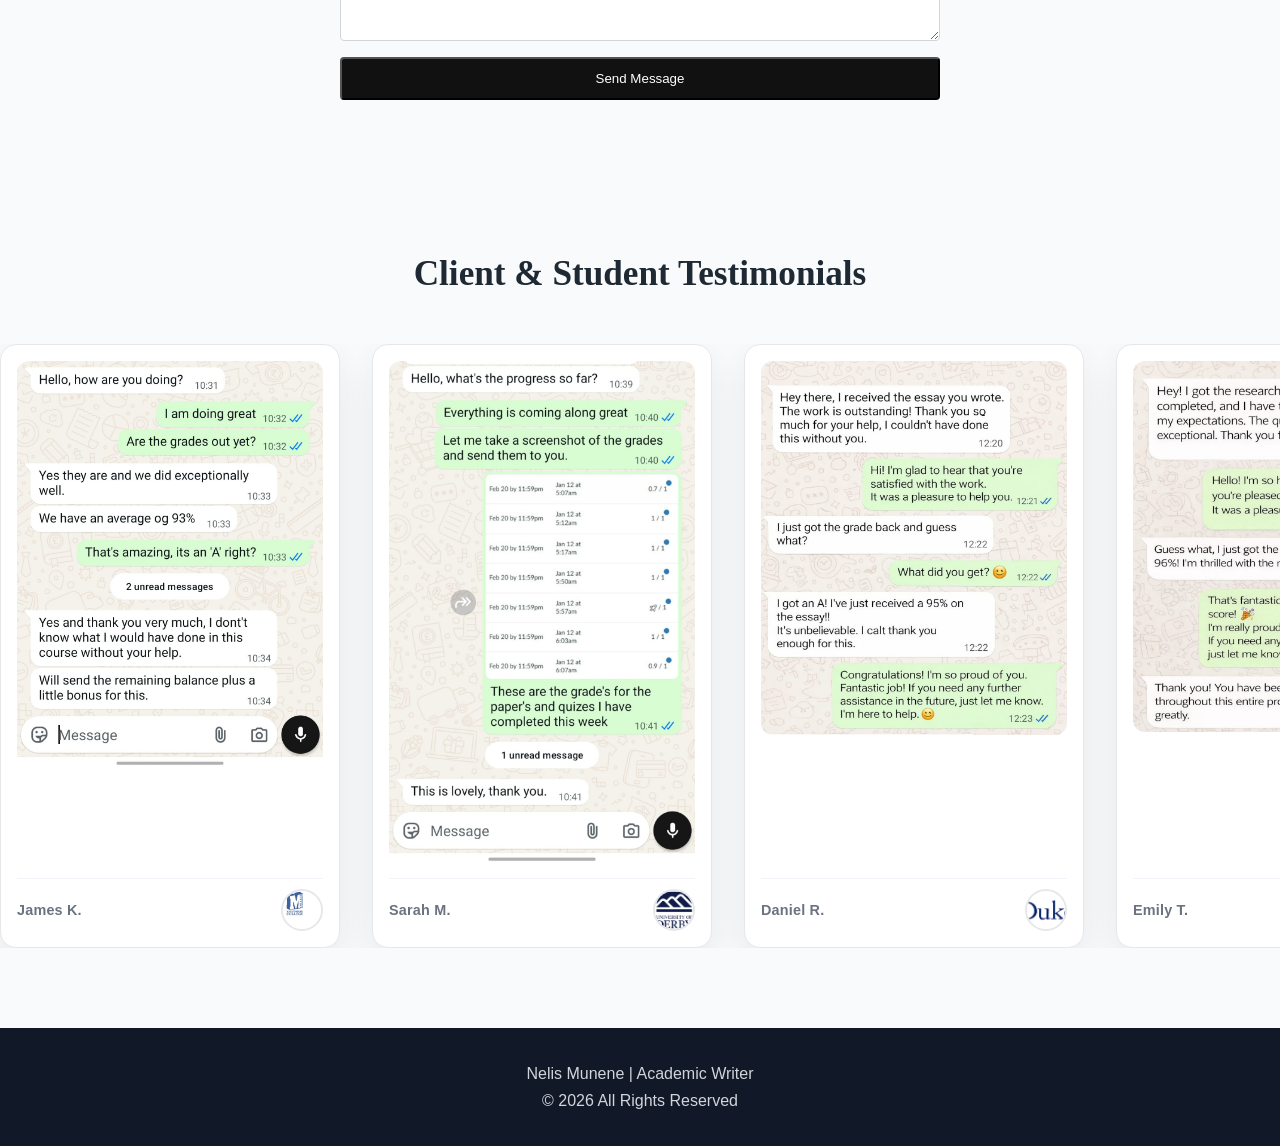
<file: Personal_Website/nellmunene44-sys.github.io/nelismunene/index-2.html>
<!DOCTYPE html>
<html lang="en">

<!-- Mirrored from nellmunene44-sys.github.io/nelismunene/index.html by HTTrack Website Copier/3.x [XR&CO'2014], Fri, 15 May 2026 07:49:35 GMT -->
<!-- Added by HTTrack --><meta http-equiv="content-type" content="text/html;charset=utf-8" /><!-- /Added by HTTrack -->
<head>
    <!-- ================================
         BASIC META CONFIGURATION
    ================================= -->
    <meta charset="UTF-8">
    <meta name="viewport" content="width=device-width, initial-scale=1.0">
    <title>Nelis Munene | Professional Academic Writer</title>
    <link rel="icon" href="favicon.svg" type="image/svg+xml">

    <!-- ================================
         SEO META TAGS
    ================================= -->
    <meta name="description" content="Nelis Munene is a professional academic writer delivering original, well-researched, and plagiarism-free academic papers with strict adherence to academic standards.">
    <meta name="keywords" content="Academic Writer, Research Papers, Essays, Theses, Dissertations, APA MLA Chicago Harvard">
    <meta name="author" content="Nelis Munene">

    <!-- ================================
         GLOBAL STYLESHEET
    ================================= -->
    <link rel="stylesheet" href="index.css">

</head>
<body>

<!-- =========================================================
     HEADER / NAVIGATION (GLOBAL)
========================================================= -->
<header class="main-header">
    <div class="container header-container">
        <!-- Logo -->
        <div class="logo">
            <a href="index-2.html">Nelis Munene <span>| Academic Writer</span></a>
        </div>

        <!-- Navigation Menu -->
        <nav class="main-nav">
            <ul>
                <li><a href="index-2.html" class="active">Home</a></li>
                <li><a href="services.html">Services</a></li>
                <li><a href="samples.html">Samples</a></li>
                <li><a href="blog.html">Blog</a></li>
                <li>
                    <a href="contactme.html" class="btn btn-primary">Contact Me</a>
                </li>
            </ul>
        </nav>
    </div>
</header>

<!-- =========================================================
     HERO SECTION
========================================================= -->
<section class="hero-section">
    <div class="container hero-grid">

        <!-- Left Column: Introductory Text -->
        <div class="hero-content">
            <h1>
                Professional Academic Writing Built on Research, Precision,
                and Academic Integrity
            </h1>

            <p>
                I am <strong>Nelis Munene</strong>, a professional academic writer delivering
                original, well-researched, and properly formatted academic content.
                I help students and researchers succeed through clear argumentation,
                critical analysis, and strict adherence to academic standards.
            </p>

            <!-- Call to Action Buttons -->
            <div class="hero-buttons">
                <a href="contactme.html" class="btn btn-primary">Get in Touch</a>
                <a href="samples.html" class="btn btn-secondary">View My Samples</a>
            </div>
        </div>

        <!-- Right Column: Professional Headshot -->
        <div class="hero-image">
            <!-- Replace src with actual professional image -->
            <img src="Nelis.jpg" alt="Nelis Munene - Academic Writer" width="668" height="668">
        </div>

    </div>
</section>

<!-- =========================================================
     ABOUT ME (FAQ-STYLE ACCORDION)
========================================================= -->
<section class="about-faq">
    <div class="container">
        <h2 class="section-title">About Me</h2>

        <div class="accordion">

            <!-- Accordion Item -->
            <div class="accordion-item">
                <button class="accordion-header">
                    Who is Nelis Munene as an academic writer?
                </button>
                <div class="accordion-content">
                    <p>
                        Nelis Munene is a professional academic writer specializing in
                        high-quality, research-driven academic work for students and researchers
                        across various disciplines.
                    </p>
                </div>
            </div>

            <div class="accordion-item">
                <button class="accordion-header">
                    What academic disciplines do you specialize in?
                </button>
                <div class="accordion-content">
                    <p>
                        I work across social sciences, business, education, nursing,
                        psychology, humanities, and interdisciplinary research fields.
                    </p>
                </div>
            </div>

            <div class="accordion-item">
                <button class="accordion-header">
                    How do you ensure plagiarism-free work?
                </button>
                <div class="accordion-content">
                    <p>
                        All work is written from scratch, supported by credible sources,
                        and checked using professional plagiarism detection tools.
                    </p>
                </div>
            </div>

            <div class="accordion-item">
                <button class="accordion-header">
                    Do you handle AI detection and content humanization?
                </button>
                <div class="accordion-content">
                    <p>
                        Yes. I refine and humanize content to ensure natural academic tone
                        and reduce AI detection risks while maintaining originality.
                    </p>
                </div>
            </div>

            <div class="accordion-item">
                <button class="accordion-header">
                    Which citation styles do you support?
                </button>
                <div class="accordion-content">
                    <p>
                        APA, MLA, Chicago/Turabian, and Harvard referencing styles.
                    </p>
                </div>
            </div>

            <div class="accordion-item">
                <button class="accordion-header">
                    How do you manage tight deadlines?
                </button>
                <div class="accordion-content">
                    <p>
                        Through disciplined workflow management, clear communication,
                        and prioritization without compromising quality.
                    </p>
                </div>
            </div>

            <div class="accordion-item">
                <button class="accordion-header">
                    Is confidentiality guaranteed?
                </button>
                <div class="accordion-content">
                    <p>
                        Absolutely. All projects are handled with strict confidentiality
                        and data protection.
                    </p>
                </div>
            </div>

        </div>
    </div>
</section>

<!-- =========================================================
     WHAT MAKES ME STAND OUT
========================================================= -->
<section class="highlights">
    <div class="container">
        <h2 class="section-title">What Makes Me Stand Out</h2>

        <div class="highlight-grid">
            <div class="highlight-card">Research-driven and evidence-based writing</div>
            <div class="highlight-card">Strict academic integrity and originality</div>
            <div class="highlight-card">Expertise in APA, MLA, Chicago, and Harvard styles</div>
            <div class="highlight-card">Plagiarism removal and AI content refinement</div>
            <div class="highlight-card">Clear communication and client-focused approach</div>
            <div class="highlight-card">Consistent on-time delivery</div>
        </div>
    </div>
</section>

<!-- =========================================================
     CONTACT FORM (HOME PAGE)
========================================================= -->
<section class="home-contact">
    <div class="container">
        <h2 class="section-title">Get in Touch</h2>

        <form class="contact-form">
            <input type="text" placeholder="Your Name" required>
            <input type="email" placeholder="Your Email" required>
            <textarea placeholder="Briefly describe your project" required></textarea>
            <button type="submit" class="btn btn-primary">Send Message</button>
        </form>
    </div>
</section>

<!-- =========================================================
     TESTIMONIALS SECTION
========================================================= -->
<section class="whatsapp-testimonials">
    <div class="container">
        <h2 class="section-title">Client & Student Testimonials</h2>
    </div>

    <div class="testimonial-slider">
        <div class="testimonial-track">

            <!-- TESTIMONIAL 1 -->
            <div class="testimonial-card">
                <div class="testimonial-content">
                    <img src="testimonials.jpg" alt="WhatsApp feedback" loading="lazy" width="1179" height="2556">
                </div>
                <div class="testimonial-footer">
                    <span class="client-name">James K.</span>
                    <img src="85f31c5127f9a7ced584be8a693668c9.jpg" class="client-avatar" alt="Client avatar" loading="lazy" width="200" height="200">
                </div>
            </div>

            <!-- TESTIMONIAL 2 -->
            <div class="testimonial-card">
                <div class="testimonial-content">
                    <img src="testimonial2.jpg" alt="WhatsApp feedback" loading="lazy" width="1179" height="2556">
                </div>
                <div class="testimonial-footer">
                    <span class="client-name">Sarah M.</span>
                    <img src="images%20(1).png" class="client-avatar" alt="Client avatar" loading="lazy" width="225" height="225">
                </div>
            </div>

            <!-- TESTIMONIAL 3 -->
            <div class="testimonial-card">
                <div class="testimonial-content">
                    <img src="testimonials3.jpg" alt="WhatsApp feedback" loading="lazy" width="1179" height="2556">
                </div>
                <div class="testimonial-footer">
                    <span class="client-name">Daniel R.</span>
                    <img src="images%20(2).png" class="client-avatar" alt="Client avatar" loading="lazy" width="225" height="225">
                </div>
            </div>

            <!-- TESTIMONIAL 4 -->
            <div class="testimonial-card">
                <div class="testimonial-content">
                    <img src="testimonials4.jpg" alt="WhatsApp feedback" loading="lazy" width="1179" height="2556">
                </div>
                <div class="testimonial-footer">
                    <span class="client-name">Emily T.</span>
                    <img src="images.png" class="client-avatar" alt="Client avatar" loading="lazy" width="225" height="225">
                </div>
            </div>

            <!-- TESTIMONIAL 5 -->
            <div class="testimonial-card">
                <div class="testimonial-content">
                    <img src="testimonials5.jpg" alt="WhatsApp feedback" loading="lazy" width="1179" height="2556">
                </div>
                <div class="testimonial-footer">
                    <span class="client-name">Michael B.</span>
                    <img src="logo-newsroom-walden.jpg" class="client-avatar" alt="Client avatar" loading="lazy" width="150" height="150">
                </div>
            </div>

            <!-- TESTIMONIAL 6 -->
            <div class="testimonial-card">
                <div class="testimonial-content">
                    <img src="testimonial6.jpg" alt="WhatsApp feedback" loading="lazy" width="1179" height="2556">
                </div>
                <div class="testimonial-footer">
                    <span class="client-name">Aisha N.</span>
                    <img src="unnamed.png" class="client-avatar" alt="Client avatar" loading="lazy" width="474" height="474">
                </div>
            </div>

            <!-- DUPLICATE SET FOR SEAMLESS INFINITE LOOP -->
            <div class="testimonial-card" aria-hidden="true">
                <div class="testimonial-content">
                    <img src="testimonials.jpg" alt="" loading="lazy" width="1179" height="2556">
                </div>
                <div class="testimonial-footer">
                    <span class="client-name">James K.</span>
                    <img src="85f31c5127f9a7ced584be8a693668c9.jpg" class="client-avatar" alt="" loading="lazy" width="200" height="200">
                </div>
            </div>

            <div class="testimonial-card" aria-hidden="true">
                <div class="testimonial-content">
                    <img src="testimonial2.jpg" alt="" loading="lazy" width="1179" height="2556">
                </div>
                <div class="testimonial-footer">
                    <span class="client-name">Sarah M.</span>
                    <img src="images%20(1).png" class="client-avatar" alt="" loading="lazy" width="225" height="225">
                </div>
            </div>

            <div class="testimonial-card" aria-hidden="true">
                <div class="testimonial-content">
                    <img src="testimonials3.jpg" alt="" loading="lazy" width="1179" height="2556">
                </div>
                <div class="testimonial-footer">
                    <span class="client-name">Daniel R.</span>
                    <img src="images%20(2).png" class="client-avatar" alt="" loading="lazy" width="225" height="225">
                </div>
            </div>

            <div class="testimonial-card" aria-hidden="true">
                <div class="testimonial-content">
                    <img src="testimonials4.jpg" alt="" loading="lazy" width="1179" height="2556">
                </div>
                <div class="testimonial-footer">
                    <span class="client-name">Emily T.</span>
                    <img src="images.png" class="client-avatar" alt="" loading="lazy" width="225" height="225">
                </div>
            </div>

            <div class="testimonial-card" aria-hidden="true">
                <div class="testimonial-content">
                    <img src="testimonials5.jpg" alt="" loading="lazy" width="1179" height="2556">
                </div>
                <div class="testimonial-footer">
                    <span class="client-name">Michael B.</span>
                    <img src="logo-newsroom-walden.jpg" class="client-avatar" alt="" loading="lazy" width="150" height="150">
                </div>
            </div>

            <div class="testimonial-card" aria-hidden="true">
                <div class="testimonial-content">
                    <img src="testimonial6.jpg" alt="" loading="lazy" width="1179" height="2556">
                </div>
                <div class="testimonial-footer">
                    <span class="client-name">Aisha N.</span>
                    <img src="unnamed.png" class="client-avatar" alt="" loading="lazy" width="474" height="474">
                </div>
            </div>

        </div>
    </div>
</section>

<!-- =========================================================
     FOOTER (GLOBAL)
========================================================= -->
<footer class="main-footer">
    <div class="container footer-content">
        <p>
            Nelis Munene | Academic Writer <br>
            &copy; <span id="year"></span> All Rights Reserved
        </p>
    </div>
</footer>

<!-- ================================
     GLOBAL JAVASCRIPT
================================= -->
<script src="script.js"></script>
</body>

<!-- Mirrored from nellmunene44-sys.github.io/nelismunene/index.html by HTTrack Website Copier/3.x [XR&CO'2014], Fri, 15 May 2026 07:49:35 GMT -->
</html>
</file>
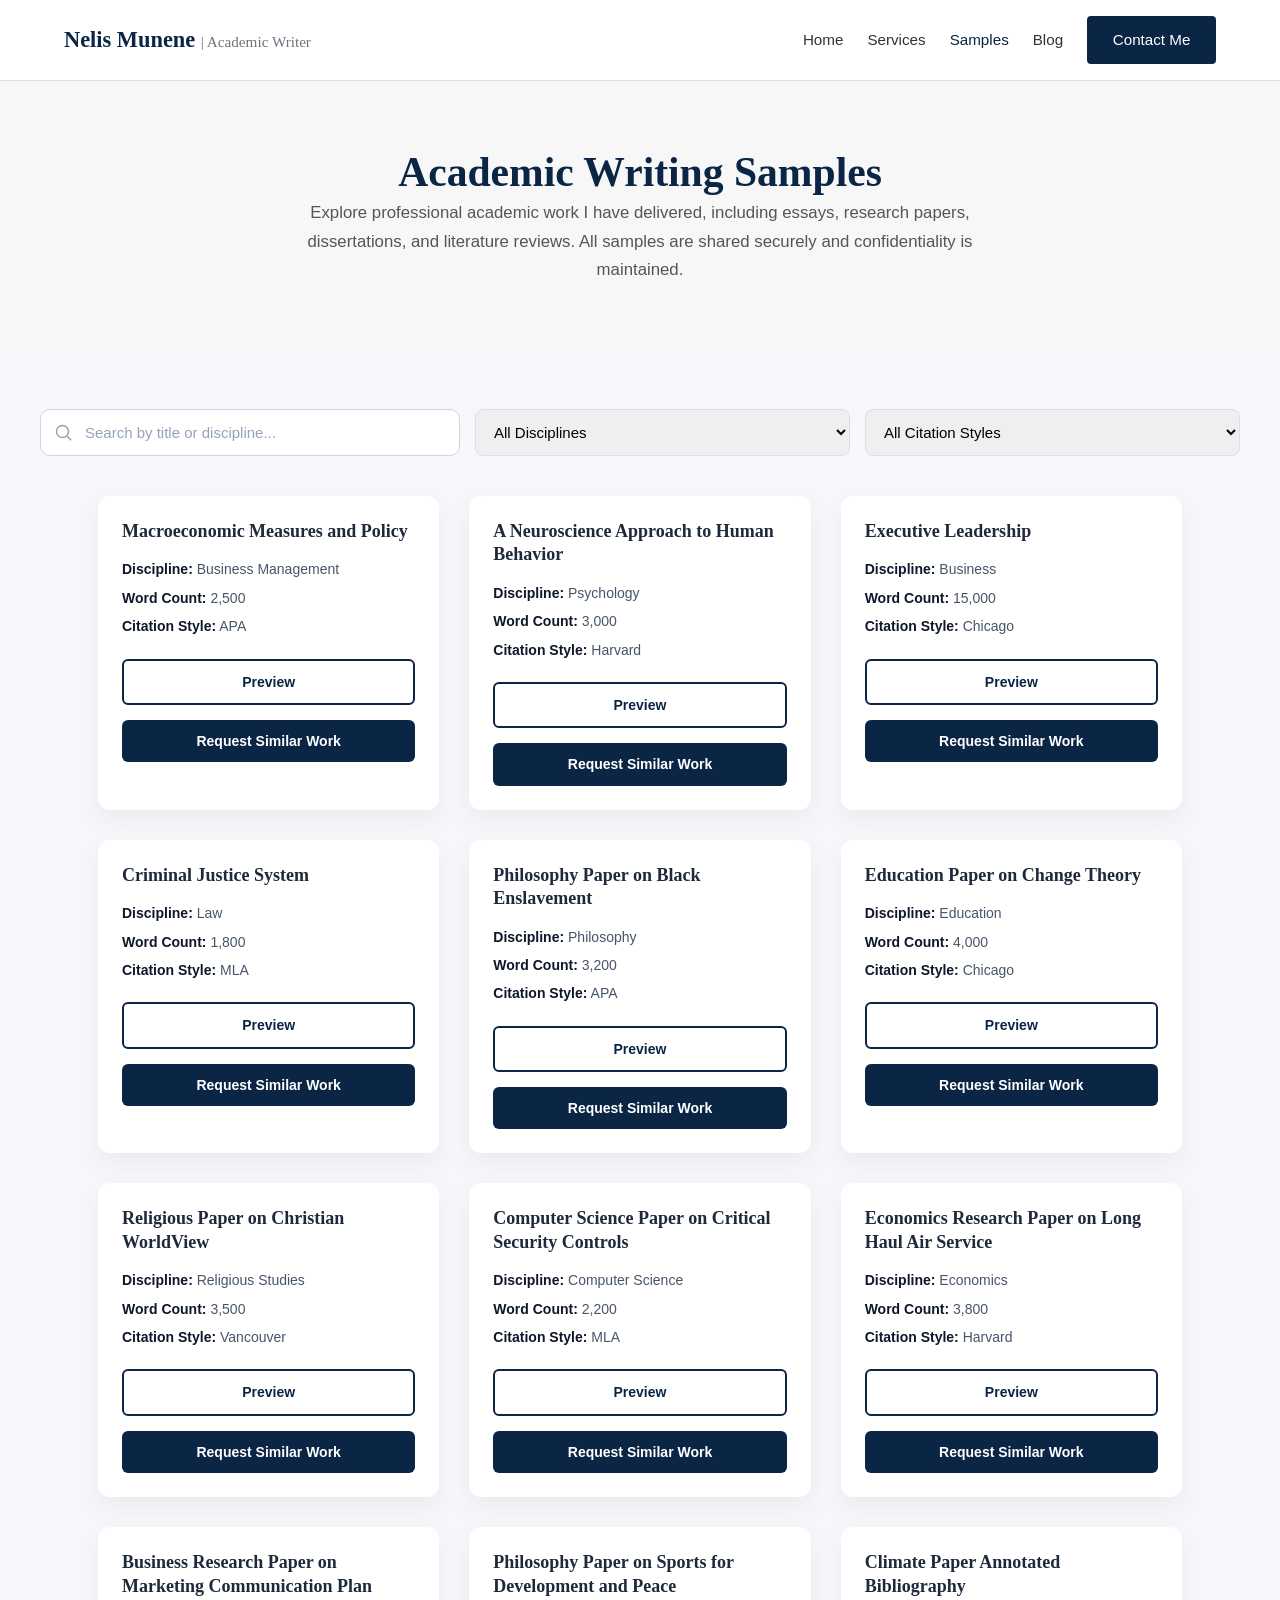
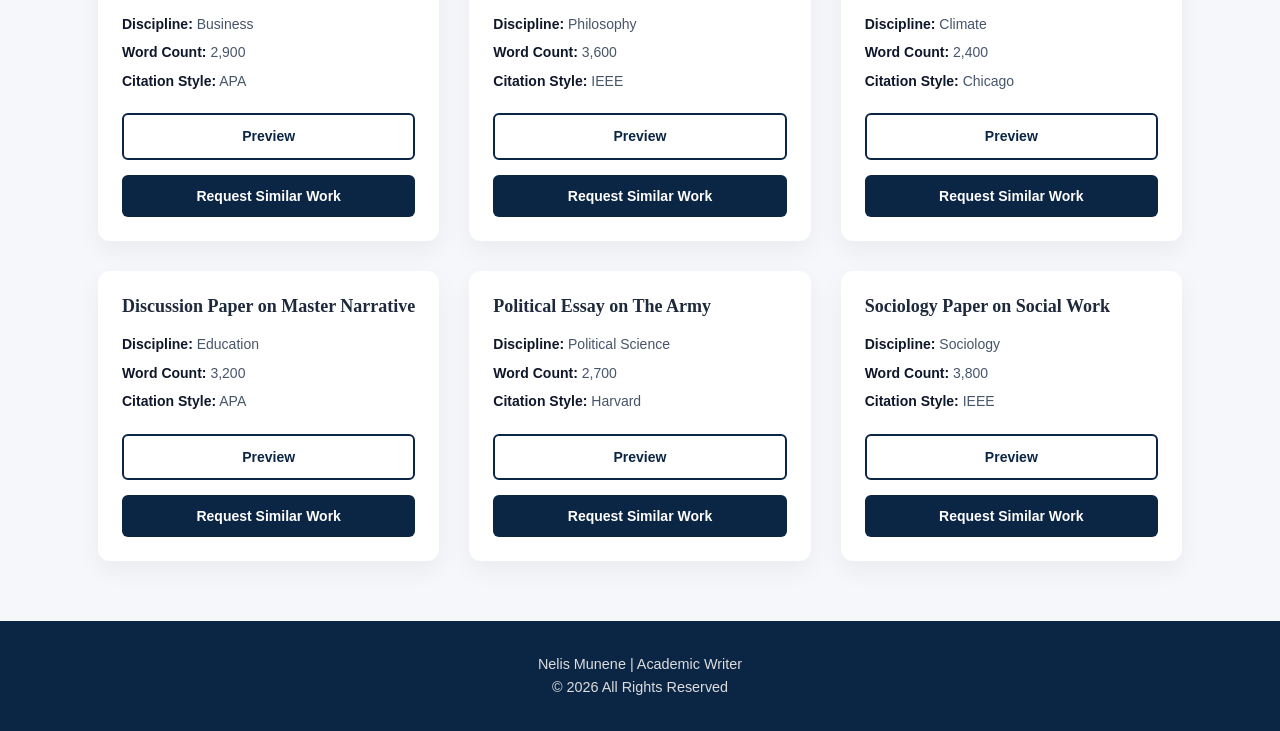
<file: Personal_Website/nellmunene44-sys.github.io/nelismunene/samples.html>
<!DOCTYPE html>
<html lang="en">

<!-- Mirrored from nellmunene44-sys.github.io/nelismunene/samples.html by HTTrack Website Copier/3.x [XR&CO'2014], Fri, 15 May 2026 07:49:35 GMT -->
<!-- Added by HTTrack --><meta http-equiv="content-type" content="text/html;charset=utf-8" /><!-- /Added by HTTrack -->
<head>
    <!-- ================================
         BASIC META CONFIGURATION
    ================================= -->
    <meta charset="UTF-8">
    <meta name="viewport" content="width=device-width, initial-scale=1.0">
    <title>Samples | Nelis Munene - Academic Writer</title>
    <link rel="icon" href="favicon.svg" type="image/svg+xml">

    <!-- ================================
         SEO META TAGS
    ================================= -->
    <meta name="description" content="View academic writing samples by Nelis Munene, including essays, research papers, literature reviews, and dissertations. Request similar work securely.">
    <meta name="keywords" content="Academic Samples, Essays, Research Papers, Theses, Dissertations">
    <meta name="author" content="Nelis Munene">

    <!-- ================================
         GLOBAL STYLESHEET
    ================================= -->
    <link rel="stylesheet" href="styles.css">
</head>
<body>

<!-- =========================================================
     HEADER / NAVIGATION (GLOBAL)
========================================================= -->
<header class="main-header">
    <div class="container header-container">
        <div class="logo">
            <a href="index-2.html">Nelis Munene <span>| Academic Writer</span></a>
        </div>

        <nav class="main-nav">
            <ul>
                <li><a href="index-2.html">Home</a></li>
                <li><a href="services.html">Services</a></li>
                <li><a href="samples.html" class="active">Samples</a></li>
                <li><a href="blog.html">Blog</a></li>
                <li>
                    <a href="contactme.html" class="btn btn-primary">Contact Me</a>
                </li>
            </ul>
        </nav>
    </div>
</header>

<!-- =========================================================
     HERO / INTRO
========================================================= -->
<section class="samples-hero">
    <div class="container text-center">
        <h1>Academic Writing Samples</h1>
        <p class="section-intro">
            Explore professional academic work I have delivered, including essays, research papers,
            dissertations, and literature reviews. All samples are shared securely and confidentiality is maintained.
        </p>
    </div>
</section>

<!-- =========================================================
     SAMPLES GRID
========================================================= -->
<section class="samples-list">
    <div class="samples-controls">
        <input type="text" id="searchInput" placeholder="Search by title or discipline...">

        <select id="disciplineFilter">
            <option value="">All Disciplines</option>
            <option value="Business">Business</option>
            <option value="Business Management">Business Management</option>
            <option value="Psychology">Psychology</option>
            <option value="Law">Law</option>
            <option value="Philosophy">Philosophy</option>
            <option value="Education">Education</option>
            <option value="Religious Studies">Religious Studies</option>
            <option value="Computer Science">Computer Science</option>
            <option value="Economics">Economics</option>
            <option value="Climate">Climate</option>
            <option value="Political Science">Political Science</option>
            <option value="Sociology">Sociology</option>
        </select>

        <select id="citationFilter">
            <option value="">All Citation Styles</option>
            <option value="APA">APA</option>
            <option value="MLA">MLA</option>
            <option value="Chicago">Chicago</option>
            <option value="Harvard">Harvard</option>
            <option value="IEEE">IEEE</option>
            <option value="Vancouver">Vancouver</option>
        </select>
    </div>

    <div class="container samples-grid">
        <div class="sample-card" data-title="Macroeconomic Measures and Policy" data-discipline="Business Management" data-citation="APA">
            <h3>Macroeconomic Measures and Policy</h3>
            <p><strong>Discipline:</strong> Business Management</p>
            <p><strong>Word Count:</strong> 2,500</p>
            <p><strong>Citation Style:</strong> APA</p>
            <a href="https://docs.google.com/document/d/1ySyJkcXHjx37XH1M5pftiUeQEcnBLJnW/edit?usp=sharing&amp;ouid=104464590821134788000&amp;rtpof=true&amp;sd=true" target="_blank" rel="noopener noreferrer" class="btn btn-secondary preview-btn">Preview</a>
            <a href="contactme.html" class="btn btn-primary">Request Similar Work</a>
        </div>

        <div class="sample-card" data-title="A Neuroscience Approach to Human Behavior" data-discipline="Psychology" data-citation="Harvard">
            <h3>A Neuroscience Approach to Human Behavior</h3>
            <p><strong>Discipline:</strong> Psychology</p>
            <p><strong>Word Count:</strong> 3,000</p>
            <p><strong>Citation Style:</strong> Harvard</p>
            <a href="https://docs.google.com/document/d/1IIj6JtZV5gg2tBBTazvbahkqwEn6pkQS/edit?usp=sharing&amp;ouid=104464590821134788000&amp;rtpof=true&amp;sd=true" target="_blank" rel="noopener noreferrer" class="btn btn-secondary preview-btn">Preview</a>
            <a href="contactme.html" class="btn btn-primary">Request Similar Work</a>
        </div>

        <div class="sample-card" data-title="Executive Leadership" data-discipline="Business" data-citation="Chicago">
            <h3>Executive Leadership</h3>
            <p><strong>Discipline:</strong> Business</p>
            <p><strong>Word Count:</strong> 15,000</p>
            <p><strong>Citation Style:</strong> Chicago</p>
            <a href="https://docs.google.com/document/d/1K772QuSNwn7dzaP6_fpol9iZ2dmoDMlA/edit?usp=sharing&amp;ouid=104464590821134788000&amp;rtpof=true&amp;sd=true" target="_blank" rel="noopener noreferrer" class="btn btn-secondary preview-btn">Preview</a>
            <a href="contactme.html" class="btn btn-primary">Request Similar Work</a>
        </div>

        <div class="sample-card" data-title="Criminal Justice System" data-discipline="Law" data-citation="MLA">
            <h3>Criminal Justice System</h3>
            <p><strong>Discipline:</strong> Law</p>
            <p><strong>Word Count:</strong> 1,800</p>
            <p><strong>Citation Style:</strong> MLA</p>
            <a href="https://docs.google.com/document/d/1E7bS0GV2fTs2InygssvcNo0rG9F82xam/edit?usp=sharing&amp;ouid=104464590821134788000&amp;rtpof=true&amp;sd=true" target="_blank" rel="noopener noreferrer" class="btn btn-secondary preview-btn">Preview</a>
            <a href="contactme.html" class="btn btn-primary">Request Similar Work</a>
        </div>

        <div class="sample-card" data-title="Philosophy Paper on Black Enslavement" data-discipline="Philosophy" data-citation="APA">
            <h3>Philosophy Paper on Black Enslavement</h3>
            <p><strong>Discipline:</strong> Philosophy</p>
            <p><strong>Word Count:</strong> 3,200</p>
            <p><strong>Citation Style:</strong> APA</p>
            <a href="https://docs.google.com/document/d/19-bGaSRbVYaeaYYpY85waDjsjGI8icCi/edit?usp=sharing&amp;ouid=104464590821134788000&amp;rtpof=true&amp;sd=true" target="_blank" rel="noopener noreferrer" class="btn btn-secondary preview-btn">Preview</a>
            <a href="contactme.html" class="btn btn-primary">Request Similar Work</a>
        </div>

        <div class="sample-card" data-title="Education Paper on Change Theory" data-discipline="Education" data-citation="Chicago">
            <h3>Education Paper on Change Theory</h3>
            <p><strong>Discipline:</strong> Education</p>
            <p><strong>Word Count:</strong> 4,000</p>
            <p><strong>Citation Style:</strong> Chicago</p>
            <a href="https://docs.google.com/document/d/1fJNj_m_vdp3KTU2Ae8vHKkU7Mnm0sHae/edit?usp=sharing&amp;ouid=104464590821134788000&amp;rtpof=true&amp;sd=true" target="_blank" rel="noopener noreferrer" class="btn btn-secondary preview-btn">Preview</a>
            <a href="contactme.html" class="btn btn-primary">Request Similar Work</a>
        </div>

        <div class="sample-card" data-title="Religious Paper on Christian WorldView" data-discipline="Religious Studies" data-citation="Vancouver">
            <h3>Religious Paper on Christian WorldView</h3>
            <p><strong>Discipline:</strong> Religious Studies</p>
            <p><strong>Word Count:</strong> 3,500</p>
            <p><strong>Citation Style:</strong> Vancouver</p>
            <a href="https://docs.google.com/document/d/1Kw0qbxIUy9MJYnpVHeO61q_qwTT9JV_C/edit?usp=sharing&amp;ouid=104464590821134788000&amp;rtpof=true&amp;sd=true" target="_blank" rel="noopener noreferrer" class="btn btn-secondary preview-btn">Preview</a>
            <a href="contactme.html" class="btn btn-primary">Request Similar Work</a>
        </div>

        <div class="sample-card" data-title="Computer Science Paper on Critical Security Controls" data-discipline="Computer Science" data-citation="MLA">
            <h3>Computer Science Paper on Critical Security Controls</h3>
            <p><strong>Discipline:</strong> Computer Science</p>
            <p><strong>Word Count:</strong> 2,200</p>
            <p><strong>Citation Style:</strong> MLA</p>
            <a href="https://docs.google.com/document/d/1qfTCGP2vTGijOBvoffl2UxebaMzCYV2y/edit?usp=sharing&amp;ouid=104464590821134788000&amp;rtpof=true&amp;sd=true" target="_blank" rel="noopener noreferrer" class="btn btn-secondary preview-btn">Preview</a>
            <a href="contactme.html" class="btn btn-primary">Request Similar Work</a>
        </div>

        <div class="sample-card" data-title="Economics Research Paper on Long Haul Air Service" data-discipline="Economics" data-citation="Harvard">
            <h3>Economics Research Paper on Long Haul Air Service</h3>
            <p><strong>Discipline:</strong> Economics</p>
            <p><strong>Word Count:</strong> 3,800</p>
            <p><strong>Citation Style:</strong> Harvard</p>
            <a href="https://docs.google.com/document/d/1pzKjWyyGuhqvVqR71EOK0O9D65DIFrGG/edit?usp=sharing&amp;ouid=104464590821134788000&amp;rtpof=true&amp;sd=true" target="_blank" rel="noopener noreferrer" class="btn btn-secondary preview-btn">Preview</a>
            <a href="contactme.html" class="btn btn-primary">Request Similar Work</a>
        </div>

        <div class="sample-card" data-title="Business Research Paper on Marketing Communication Plan" data-discipline="Business" data-citation="APA">
            <h3>Business Research Paper on Marketing Communication Plan</h3>
            <p><strong>Discipline:</strong> Business</p>
            <p><strong>Word Count:</strong> 2,900</p>
            <p><strong>Citation Style:</strong> APA</p>
            <a href="https://docs.google.com/document/d/15CeGngJAm1XBcp8bCb5FWZ8R0_M01Y-9/edit?usp=sharing&amp;ouid=104464590821134788000&amp;rtpof=true&amp;sd=true" target="_blank" rel="noopener noreferrer" class="btn btn-secondary preview-btn">Preview</a>
            <a href="contactme.html" class="btn btn-primary">Request Similar Work</a>
        </div>

        <div class="sample-card" data-title="Philosophy Paper on Sports for Development and Peace" data-discipline="Philosophy" data-citation="IEEE">
            <h3>Philosophy Paper on Sports for Development and Peace</h3>
            <p><strong>Discipline:</strong> Philosophy</p>
            <p><strong>Word Count:</strong> 3,600</p>
            <p><strong>Citation Style:</strong> IEEE</p>
            <a href="https://docs.google.com/document/d/1XdmUApGaMPPApEaY2hhi4VkoMukzYxF9/edit?usp=sharing&amp;ouid=104464590821134788000&amp;rtpof=true&amp;sd=true" target="_blank" rel="noopener noreferrer" class="btn btn-secondary preview-btn">Preview</a>
            <a href="contactme.html" class="btn btn-primary">Request Similar Work</a>
        </div>

        <div class="sample-card" data-title="Climate Paper Annotated Bibliography" data-discipline="Climate" data-citation="Chicago">
            <h3>Climate Paper Annotated Bibliography</h3>
            <p><strong>Discipline:</strong> Climate</p>
            <p><strong>Word Count:</strong> 2,400</p>
            <p><strong>Citation Style:</strong> Chicago</p>
            <a href="https://docs.google.com/document/d/1cX9d_Zh-Qsro1A7G7B8zPMlK13o0Wi_Y/edit?usp=sharing&amp;ouid=104464590821134788000&amp;rtpof=true&amp;sd=true" target="_blank" rel="noopener noreferrer" class="btn btn-secondary preview-btn">Preview</a>
            <a href="contactme.html" class="btn btn-primary">Request Similar Work</a>
        </div>

        <div class="sample-card" data-title="Discussion Paper on Master Narrative" data-discipline="Education" data-citation="APA">
            <h3>Discussion Paper on Master Narrative</h3>
            <p><strong>Discipline:</strong> Education</p>
            <p><strong>Word Count:</strong> 3,200</p>
            <p><strong>Citation Style:</strong> APA</p>
            <a href="https://docs.google.com/document/d/1eslVm_X81dT0iAqBZenq1DYevYkcdpvt/edit?usp=sharing&amp;ouid=104464590821134788000&amp;rtpof=true&amp;sd=true" target="_blank" rel="noopener noreferrer" class="btn btn-secondary preview-btn">Preview</a>
            <a href="contactme.html" class="btn btn-primary">Request Similar Work</a>
        </div>

        <div class="sample-card" data-title="Political Essay on The Army" data-discipline="Political Science" data-citation="Harvard">
            <h3>Political Essay on The Army</h3>
            <p><strong>Discipline:</strong> Political Science</p>
            <p><strong>Word Count:</strong> 2,700</p>
            <p><strong>Citation Style:</strong> Harvard</p>
            <a href="https://docs.google.com/document/d/1RaV3Hbm3vB-rdh0Ivf4sOJekumMD0Fi1/edit?usp=sharing&amp;ouid=104464590821134788000&amp;rtpof=true&amp;sd=true" target="_blank" rel="noopener noreferrer" class="btn btn-secondary preview-btn">Preview</a>
            <a href="contactme.html" class="btn btn-primary">Request Similar Work</a>
        </div>

        <div class="sample-card" data-title="Sociology Paper on Social Work" data-discipline="Sociology" data-citation="IEEE">
            <h3>Sociology Paper on Social Work</h3>
            <p><strong>Discipline:</strong> Sociology</p>
            <p><strong>Word Count:</strong> 3,800</p>
            <p><strong>Citation Style:</strong> IEEE</p>
            <a href="https://docs.google.com/document/d/13_NJJaMdlSdIsJMwdlHF5sG-HLC6WpTR/edit?usp=sharing&amp;ouid=104464590821134788000&amp;rtpof=true&amp;sd=true" target="_blank" rel="noopener noreferrer" class="btn btn-secondary preview-btn">Preview</a>
            <a href="contactme.html" class="btn btn-primary">Request Similar Work</a>
        </div>
    </div>
</section>

<!-- =========================================================
     FOOTER (GLOBAL)
========================================================= -->
<footer class="main-footer">
    <div class="container footer-content">
        <p>
            Nelis Munene | Academic Writer <br>
            &copy; <span id="year"></span> All Rights Reserved
        </p>
    </div>
</footer>

<script src="script.js"></script>
</body>

<!-- Mirrored from nellmunene44-sys.github.io/nelismunene/samples.html by HTTrack Website Copier/3.x [XR&CO'2014], Fri, 15 May 2026 07:49:35 GMT -->
</html>
</file>
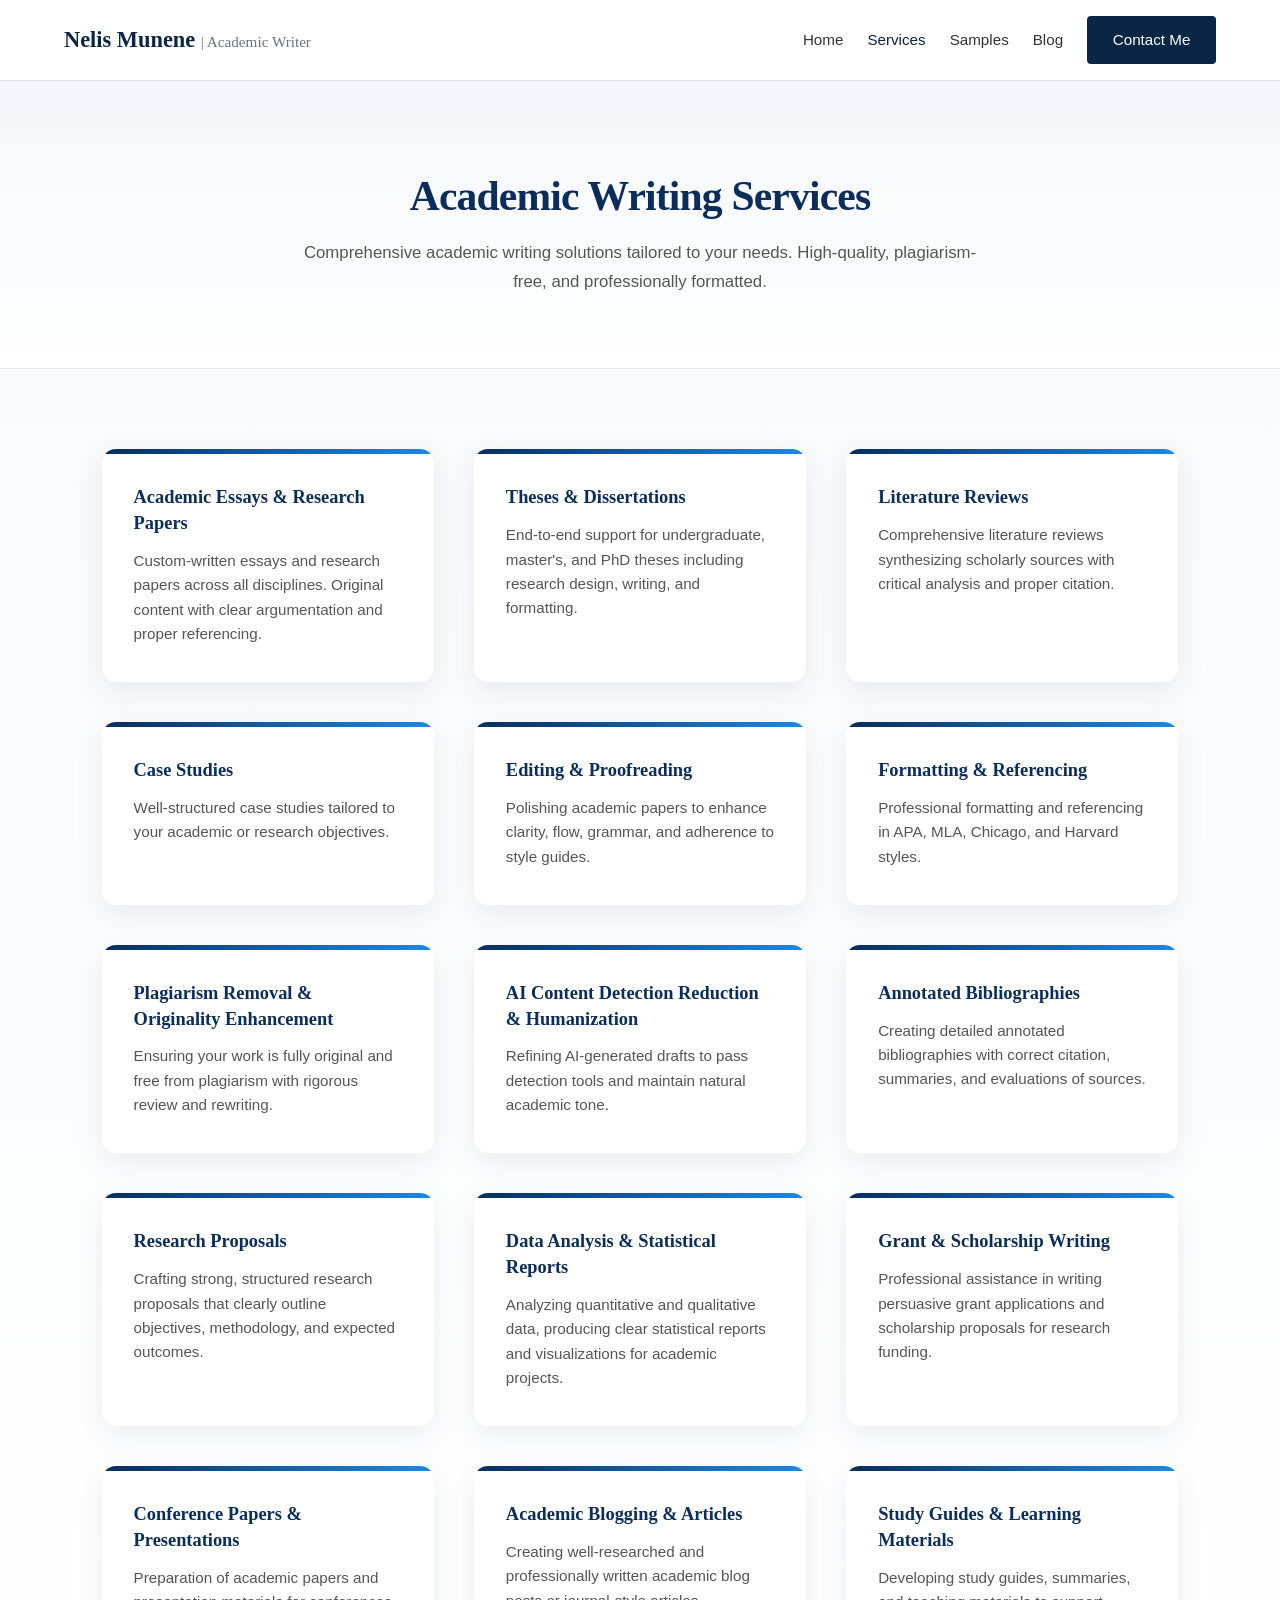
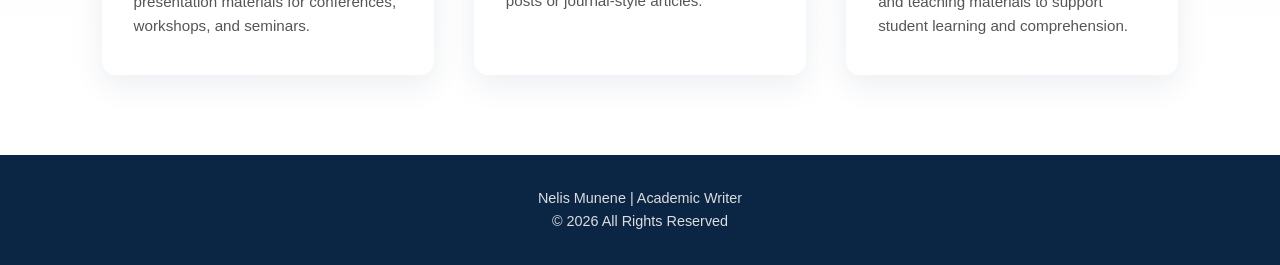
<file: Personal_Website/nellmunene44-sys.github.io/nelismunene/services.html>
<!DOCTYPE html>
<html lang="en">

<!-- Mirrored from nellmunene44-sys.github.io/nelismunene/services.html by HTTrack Website Copier/3.x [XR&CO'2014], Fri, 15 May 2026 07:49:35 GMT -->
<!-- Added by HTTrack --><meta http-equiv="content-type" content="text/html;charset=utf-8" /><!-- /Added by HTTrack -->
<head>
    <!-- ================================
         BASIC META CONFIGURATION
    ================================= -->
    <meta charset="UTF-8">
    <meta name="viewport" content="width=device-width, initial-scale=1.0">
    <title>Services | Nelis Munene - Academic Writer</title>
    <link rel="icon" href="favicon.svg" type="image/svg+xml">

    <!-- ================================
         SEO META TAGS
    ================================= -->
    <meta name="description" content="Professional academic writing services by Nelis Munene. Essays, dissertations, literature reviews, formatting, plagiarism removal, and AI content humanization.">
    <meta name="keywords" content="Academic Services, Research Paper Writing, Editing, Formatting, Plagiarism Removal">
    <meta name="author" content="Nelis Munene">

    <!-- ================================
         GLOBAL STYLESHEET
    ================================= -->
    <link rel="stylesheet" href="styles.css">
</head>
<body>

<!-- =========================================================
     HEADER / NAVIGATION (GLOBAL)
========================================================= -->
<header class="main-header">
    <div class="container header-container">
        <div class="logo">
            <a href="index-2.html">Nelis Munene <span>| Academic Writer</span></a>
        </div>

        <nav class="main-nav">
            <ul>
                <li><a href="index-2.html">Home</a></li>
                <li><a href="services.html" class="active">Services</a></li>
                <li><a href="samples.html">Samples</a></li>
                <li><a href="blog.html">Blog</a></li>
                <li>
                    <a href="contactme.html" class="btn btn-primary">Contact Me</a>
                </li>
            </ul>
        </nav>
    </div>
</header>

<!-- =========================================================
     HERO / INTRO
========================================================= -->
<section class="services-hero">
    <div class="container text-center">
        <h1>Academic Writing Services</h1>
        <p class="section-intro">
            Comprehensive academic writing solutions tailored to your needs.
            High-quality, plagiarism-free, and professionally formatted.
        </p>
    </div>
</section>

<!-- =========================================================
     SERVICES LIST
========================================================= -->
<section class="services-list">
    <div class="container services-grid">

        <div class="service-card">
            <h3>Academic Essays & Research Papers</h3>
            <p>Custom-written essays and research papers across all disciplines. Original content with clear argumentation and proper referencing.</p>
        </div>

        <div class="service-card">
            <h3>Theses & Dissertations</h3>
            <p>End-to-end support for undergraduate, master's, and PhD theses including research design, writing, and formatting.</p>
        </div>

        <div class="service-card">
            <h3>Literature Reviews</h3>
            <p>Comprehensive literature reviews synthesizing scholarly sources with critical analysis and proper citation.</p>
        </div>

        <div class="service-card">
            <h3>Case Studies</h3>
            <p>Well-structured case studies tailored to your academic or research objectives.</p>
        </div>

        <div class="service-card">
            <h3>Editing & Proofreading</h3>
            <p>Polishing academic papers to enhance clarity, flow, grammar, and adherence to style guides.</p>
        </div>

        <div class="service-card">
            <h3>Formatting & Referencing</h3>
            <p>Professional formatting and referencing in APA, MLA, Chicago, and Harvard styles.</p>
        </div>

        <div class="service-card">
            <h3>Plagiarism Removal & Originality Enhancement</h3>
            <p>Ensuring your work is fully original and free from plagiarism with rigorous review and rewriting.</p>
        </div>

        <div class="service-card">
            <h3>AI Content Detection Reduction & Humanization</h3>
            <p>Refining AI-generated drafts to pass detection tools and maintain natural academic tone.</p>
        </div>

        <div class="service-card">
            <h3>Annotated Bibliographies</h3>
            <p>Creating detailed annotated bibliographies with correct citation, summaries, and evaluations of sources.</p>
        </div>

        <div class="service-card">
            <h3>Research Proposals</h3>
            <p>Crafting strong, structured research proposals that clearly outline objectives, methodology, and expected outcomes.</p>
        </div>

        <div class="service-card">
            <h3>Data Analysis & Statistical Reports</h3>
            <p>Analyzing quantitative and qualitative data, producing clear statistical reports and visualizations for academic projects.</p>
        </div>

        <div class="service-card">
            <h3>Grant & Scholarship Writing</h3>
            <p>Professional assistance in writing persuasive grant applications and scholarship proposals for research funding.</p>
        </div>

        <div class="service-card">
            <h3>Conference Papers & Presentations</h3>
            <p>Preparation of academic papers and presentation materials for conferences, workshops, and seminars.</p>
        </div>

        <div class="service-card">
            <h3>Academic Blogging & Articles</h3>
            <p>Creating well-researched and professionally written academic blog posts or journal-style articles.</p>
        </div>

        <div class="service-card">
            <h3>Study Guides & Learning Materials</h3>
            <p>Developing study guides, summaries, and teaching materials to support student learning and comprehension.</p>
        </div>

    </div>
</section>

<!-- =========================================================
     FOOTER (GLOBAL)
========================================================= -->
<footer class="main-footer">
    <div class="container footer-content">
        <p>
            Nelis Munene | Academic Writer <br>
            &copy; <span id="year"></span> All Rights Reserved
        </p>
    </div>
</footer>

<script src="script.js"></script>
</body>

<!-- Mirrored from nellmunene44-sys.github.io/nelismunene/services.html by HTTrack Website Copier/3.x [XR&CO'2014], Fri, 15 May 2026 07:49:35 GMT -->
</html>
</file>
<file: Personal_Website/nellmunene44-sys.github.io/nelismunene/index.css>
/* =========================================================
   CSS RESET & BASE STYLES
========================================================= */
*,
*::before,
*::after {
    margin: 0;
    padding: 0;
    box-sizing: border-box;
}

html {
    scroll-behavior: smooth;
}

body {
    font-family: "Segoe UI", Tahoma, Geneva, Verdana, sans-serif;
    font-size: 16px;
    line-height: 1.7;
    color: #2b2b2b;
    background-color: #ffffff;
    overflow-x: hidden;
}

/* =========================================================
   GLOBAL UTILITIES
========================================================= */
.container {
    max-width: 1200px;
    margin: 0 auto;
    padding: 0 1.5rem;
}

.section-title {
    font-family: Georgia, "Times New Roman", serif;
    font-size: 2.2rem;
    font-weight: 600;
    text-align: center;
    margin-bottom: 1rem;
    color: #1f2933;
}

.section-intro {
    text-align: center;
    max-width: 700px;
    margin: 0 auto 2rem;
    color: white;
}

/* =========================================================
   BUTTONS
========================================================= */
.btn {
    display: inline-block;
    padding: 0.75rem 1.6rem;
    border-radius: 4px;
    font-weight: 500;
    text-decoration: none;
    transition: all 0.3s ease;
    cursor: pointer;
}

.btn-primary {
    background-color: #111111;
    color: white;
}

.btn-primary:hover {
    background-color: #0b47fa;
}
a.btn.btn-primary {
    color: #ffffff !important;
}

.btn-secondary {
    border: 1px solid #1e3a8a;
    color: #1e3a8a;
    background-color: transparent;
}

.btn-secondary:hover {
    background-color: #1e3a8a;
    color: #ffffff;
}

/* =========================================================
   HEADER / NAVIGATION
========================================================= */
.main-header {
    background-color: #ffffff;
    border-bottom: 1px solid #e5e7eb;
    position: sticky;
    top: 0;
    z-index: 100;
}

.header-container {
    display: flex;
    justify-content: space-between;
    align-items: center;
    min-height: 80px;
}

.logo a {
    font-family: Georgia, "Times New Roman", serif;
    font-size: 1.3rem;
    font-weight: 600;
    color: #1f2933;
    text-decoration: none;
}

.logo span {
    font-size: 0.9rem;
    color: #6b7280;
}

.main-nav ul {
    list-style: none;
    display: flex;
    gap: 1.5rem;
    align-items: center;
}

.main-nav a {
    text-decoration: none;
    color: #374151;
    font-weight: 500;
}

.main-nav a:hover,
.main-nav a.active {
    color: #1e3a8a;
}

/* =========================================================
   HERO SECTION
========================================================= */
.hero-section {
    background-color: #f8fafc;
    padding: 4rem 0;
}

.hero-grid {
    display: grid;
    grid-template-columns: minmax(0, 1.15fr) minmax(320px, 0.85fr);
    gap: 3rem;
    align-items: center;
}

.hero-image {
    justify-self: end;
    width: min(100%, 430px);
}

.hero-content h1 {
    font-family: Georgia, "Times New Roman", serif;
    font-size: 2.6rem;
    line-height: 1.3;
    margin-bottom: 1.2rem;
    color: #1f2933;
}

.hero-content p {
    margin-bottom: 2rem;
    color: #4b5563;
}

.hero-buttons {
    display: flex;
    gap: 1rem;
}

.hero-image img {
    width: 100%;
    border-radius: 6px;
    box-shadow: 0 15px 40px rgba(0, 0, 0, 0.08);
}

/* =========================================================
   ABOUT / FAQ ACCORDION
========================================================= */
.about-faq {
    padding: 4rem 0;
}

.accordion {
    max-width: 900px;
    margin: 0 auto;
}

.accordion-item {
    border-bottom: 1px solid #e5e7eb;
}

.accordion-header {
    width: 100%;
    background: none;
    border: none;
    text-align: left;
    padding: 1.2rem 0;
    font-size: 1rem;
    font-weight: 600;
    cursor: pointer;
    color: #1f2933;
}

.accordion-content {
    padding-bottom: 1.2rem;
    color: #4b5563;
}


/* =========================================================
   WHAT MAKES ME STAND OUT (REDESIGNED)
========================================================= */
.highlights {
    background-color: #f9fafb;
    padding: 5rem 0;
}

.highlight-grid {
    max-width: 900px;
    margin: 3rem auto 0;
    display: flex;
    flex-direction: column;
    gap: 2.5rem;
    position: relative;
}

/* Vertical guideline (subtle academic feel) */
.highlight-grid::before {
    content: "";
    position: absolute;
    left: 50%;
    top: 0;
    transform: translateX(-50%);
    width: 2px;
    height: 100%;
    background-color: #e5e7eb;
}

/* =========================================================
   CARD BASE STYLES
========================================================= */
.highlight-card {
    width: 48%;
    padding: 1.8rem 2rem;
    background-color: #ffffff;
    border-radius: 8px;
    font-weight: 500;
    line-height: 1.6;
    color: #1f2933;
    position: relative;

    box-shadow: 0 12px 35px rgba(0, 0, 0, 0.06);
    border: 1px solid #e5e7eb;

    opacity: 0;
    animation: slideFade 0.9s ease forwards;
}

/* =========================================================
   LEFT / RIGHT POSITIONING
========================================================= */
.highlight-card:nth-child(odd) {
    align-self: flex-start;
    animation-name: slideFromLeft;
}

.highlight-card:nth-child(even) {
    align-self: flex-end;
    animation-name: slideFromRight;
}

/* =========================================================
   TIMELINE DOT
========================================================= */
.highlight-card::before {
    content: "";
    position: absolute;
    top: 50%;
    width: 14px;
    height: 14px;
    background-color: #1e3a8a;
    border-radius: 50%;
    transform: translateY(-50%);
}

.highlight-card:nth-child(odd)::before {
    right: -36px;
}

.highlight-card:nth-child(even)::before {
    left: -36px;
}

/* =========================================================
   HOVER EFFECT (CONFIDENT, NOT FLASHY)
========================================================= */
.highlight-card:hover {
    transform: translateY(-6px);
    box-shadow: 0 20px 45px rgba(30, 58, 138, 0.15);
    border-color: #1e3a8a;
}

/* =========================================================
   ANIMATIONS
========================================================= */
@keyframes slideFromLeft {
    from {
        opacity: 0;
        transform: translateX(-60px);
    }
    to {
        opacity: 1;
        transform: translateX(0);
    }
}

@keyframes slideFromRight {
    from {
        opacity: 0;
        transform: translateX(60px);
    }
    to {
        opacity: 1;
        transform: translateX(0);
    }
}

/* =========================================================
   MOBILE RESPONSIVE (STACK CLEANLY)
========================================================= */
@media (max-width: 768px) {
    .highlight-grid::before {
        left: 0;
    }

    .highlight-card {
        width: 100%;
        align-self: flex-start !important;
        animation-name: slideFade;
    }

    .highlight-card::before {
        left: -10px;
        right: auto;
    }
}

@keyframes slideFade {
    from {
        opacity: 0;
        transform: translateY(40px);
    }
    to {
        opacity: 1;
        transform: translateY(0);
    }
}

/* =========================================================
   SERVICES & SAMPLES PREVIEW
========================================================= */
.services-preview,
.samples-preview {
    padding: 4rem 0;
    text-align: center;
}

/* =========================================================
   CONTACT FORM
========================================================= */
.home-contact {
    background-color: #f8fafc;
    padding: 4rem 0;
}

.contact-form {
    max-width: 600px;
    margin: 0 auto;
    display: flex;
    flex-direction: column;
    gap: 1rem;
}

.contact-form input,
.contact-form textarea {
    padding: 0.75rem;
    border: 1px solid #d1d5db;
    border-radius: 4px;
    font-family: inherit;
}

.contact-form textarea {
    min-height: 140px;
    resize: vertical;
}

/* =========================================================
   TESTIMONIALS
========================================================= */
.testimonials {
    padding: 4rem 0;
}

.testimonial-grid {
    display: grid;
    grid-template-columns: repeat(auto-fit, minmax(280px, 1fr));
    gap: 2rem;
    margin-top: 2rem;
}

.testimonial-card {
    background-color: #ffffff;
    padding: 1.5rem;
    border-radius: 6px;
    box-shadow: 0 8px 25px rgba(0, 0, 0, 0.06);
}

.testimonial-card p {
    font-style: italic;
    margin-bottom: 0.5rem;
}

.testimonial-card span {
    font-size: 0.9rem;
    color: #6b7280;
}

/* =========================================================
   FOOTER
========================================================= */
.main-footer {
    background-color: #111827;
    color: #d1d5db;
    padding: 2rem 0;
    text-align: center;
}

/* =========================================================
   RESPONSIVE DESIGN
========================================================= */
@media (max-width: 900px) {
    .hero-grid {
        grid-template-columns: 1fr;
        text-align: center;
    }

    .hero-buttons {
        justify-content: center;
    }

    .hero-image {
        justify-self: center;
        width: min(100%, 520px);
    }

    .main-nav ul {
        gap: 1rem;
    }
}

@media (max-width: 640px) {
    .header-container {
        flex-direction: column;
        align-items: flex-start;
        gap: 0.75rem;
        padding: 0.85rem 0;
    }

    .logo a {
        display: inline-flex;
        flex-direction: column;
        gap: 0.15rem;
    }

    .main-nav {
        width: 100%;
    }

    .main-nav ul {
        width: 100%;
        flex-wrap: wrap;
        justify-content: flex-start;
        gap: 0.75rem;
    }

    .main-nav li:last-child {
        width: 100%;
    }

    .main-nav li:last-child .btn {
        display: inline-block;
    }

    .hero-section {
        padding: 3rem 0;
    }

    .hero-content h1 {
        font-size: 2.2rem;
    }

    .hero-buttons {
        flex-direction: column;
        align-items: center;
    }

    .hero-buttons .btn {
        width: min(260px, 100%);
    }

    .highlight-grid {
        gap: 1.5rem;
    }
}

@media (max-width: 420px) {
    .container {
        padding: 0 1rem;
    }

    .hero-content h1 {
        font-size: 1.85rem;
        line-height: 1.2;
    }

    .section-title {
        font-size: 1.85rem;
    }

    .main-nav a {
        font-size: 0.88rem;
    }

    .testimonial-card {
        width: 220px;
    }
}


/* =========================================================
   WHATSAPP-STYLE TESTIMONIALS SECTION
========================================================= */
.whatsapp-testimonials {
    padding: 5rem 0;
    background-color: #f8fafc;
    overflow: hidden;
}

/* Section title spacing override (optional refinement) */
.whatsapp-testimonials .section-title {
    margin-bottom: 2.5rem;
}

/* =========================================================
   SLIDER VIEWPORT
========================================================= */
.testimonial-slider {
    width: 100%;
    overflow: hidden;
    position: relative;
}

/* =========================================================
   SLIDING TRACK (INFINITE LOOP)
========================================================= */
.testimonial-track {
    display: flex;
    align-items: stretch;
    gap: 2rem;
    width: max-content;
    animation: testimonialScroll 55s linear infinite;
    will-change: transform;
}

/* Pause animation on hover for readability */
.testimonial-slider:hover .testimonial-track {
    animation-play-state: paused;
}

/* =========================================================
   TESTIMONIAL CARD
========================================================= */
.testimonial-card {
    width: 340px;
    background-color: #ffffff;
    border-radius: 16px;
    padding: 1rem;
    display: flex;
    flex-direction: column;
    justify-content: space-between;
    flex-shrink: 0;

    box-shadow: 0 14px 40px rgba(0, 0, 0, 0.08);
    border: 1px solid #e5e7eb;

    transition: transform 0.35s ease, box-shadow 0.35s ease;
}

/* Subtle lift on hover (professional, not playful) */
.testimonial-card:hover {
    transform: translateY(-6px);
    box-shadow: 0 22px 55px rgba(30, 58, 138, 0.18);
}

/* =========================================================
   WHATSAPP CHAT IMAGE
========================================================= */
.testimonial-content {
    width: 100%;
}

.testimonial-content img {
    width: 100%;
    height: auto;
    display: block;
    border-radius: 12px;
    object-fit: cover;
}

/* =========================================================
   FOOTER: CLIENT NAME + AVATAR
========================================================= */
.testimonial-footer {
    display: flex;
    align-items: center;
    justify-content: space-between;
    margin-top: 0.85rem;
    padding-top: 0.6rem;
    border-top: 1px solid #f1f5f9;
}

/* Client name */
.client-name {
    font-size: 0.95rem;
    font-weight: 600;
    color: #1f2933;
    letter-spacing: 0.2px;
}

/* Avatar */
.client-avatar {
    width: 42px;
    height: 42px;
    border-radius: 50%;
    object-fit: cover;
    border: 2px solid #e5e7eb;
    background-color: #ffffff;
}

/* =========================================================
   INFINITE SCROLL ANIMATION
========================================================= */
@keyframes testimonialScroll {
    from {
        transform: translateX(0);
    }
    to {
        transform: translateX(-50%);
    }
}

/* =========================================================
   RESPONSIVE ADJUSTMENTS
========================================================= */
@media (max-width: 1024px) {
    .testimonial-card {
        width: 300px;
    }
}

@media (max-width: 768px) {
    .testimonial-card {
        width: 260px;
    }

    .testimonial-track {
        gap: 1.5rem;
        animation-duration: 65s;
    }
}

@media (max-width: 480px) {
    .testimonial-card {
        width: 240px;
    }

    .client-name {
        font-size: 0.9rem;
    }
}
</file>
<file: Personal_Website/nellmunene44-sys.github.io/nelismunene/styles.css>
﻿/* ============================================================
   GLOBAL RESET & BASE STYLES
   Ensures consistency across browsers
============================================================ */
*,
*::before,
*::after {
    margin: 0;
    padding: 0;
    box-sizing: border-box;
}

html {
    scroll-behavior: smooth;
}

body {
    font-family: "Segoe UI", Tahoma, Geneva, Verdana, sans-serif;
    background-color: #ffffff;
    color: #2c2c2c;
    line-height: 1.6;
    overflow-x: hidden;
}

/* ============================================================
   GLOBAL VARIABLES (COLOR SYSTEM)
   Academic & Professional Palette
============================================================ */
:root {
    --primary-color: #0b2545;      /* Navy Blue */
    --secondary-color: #3a5a40;    /* Deep Green */
    --accent-color: #6c757d;       /* Charcoal */
    --light-gray: #f7f7f7;
    --border-color: #e0e0e0;
    --white: #ffffff;
    --bg-card: #ffffff;
    --bg-muted: #f7f9fc;
    --primary: #0b2545;
    --primary-dark: #061a30;
    --shadow-soft: 0 14px 40px rgba(11, 37, 69, 0.08);
    --text-main: #1f2933;
    --text-muted: #5b6572;
}

/* ============================================================
   TYPOGRAPHY
============================================================ */
h1, h2, h3 {
    font-family: Georgia, "Times New Roman", serif;
    color: var(--primary-color);
    line-height: 1.3;
}

h1 {
    font-size: 2.6rem;
}

h2 {
    font-size: 2.1rem;
    margin-bottom: 1rem;
}

p {
    font-size: 1rem;
    color: #444;
}

/* ============================================================
   REUSABLE LAYOUT UTILITIES
============================================================ */
.container {
    width: 90%;        /* or max-width: 1200px */
    margin: 0 auto;    /* centers the container */
    padding: 0 1rem;
    box-sizing: border-box;
}

.section-title {
    text-align: center;
    margin-bottom: 2rem;
}

.section-intro {
    text-align: center;
    max-width: 700px;
    margin: 0 auto 2rem;
    color: #555;
}

/* ============================================================
   BUTTON STYLES
============================================================ */
.btn {
    display: inline-block;
    padding: 0.75rem 1.6rem;
    font-size: 0.95rem;
    font-weight: 600;
    text-decoration: none;
    border-radius: 4px;
    transition: all 0.3s ease;
    cursor: pointer;
}

.btn-primary {
    background-color: var(--primary-color);
    color: var(--white);
}

.btn-primary:hover {
    background-color: #061a30;
}

.btn-secondary {
    background-color: transparent;
    color: var(--primary-color);
    border: 2px solid var(--primary-color);
}

.btn-secondary:hover {
    background-color: var(--primary-color);
    color: var(--white);
}

/* ============================================================
   HEADER & NAVIGATION
============================================================ */
.main-header {
    background-color: var(--white);
    border-bottom: 1px solid var(--border-color);
    position: sticky;
    top: 0;
    z-index: 1000;
}

.header-container {
    display: flex;
    justify-content: space-between;
    align-items: center;
    padding: 1rem 0;
}

.logo a {
    font-family: Georgia, "Times New Roman", serif;
    font-size: 1.4rem;
    font-weight: 700;
    color: var(--primary-color);
    text-decoration: none;
}

.logo span {
    font-weight: 400;
    font-size: 0.95rem;
    color: var(--accent-color);
}

.main-nav ul {
    list-style: none;
    display: flex;
    align-items: center;
    gap: 1.5rem;
}

.main-nav a {
    text-decoration: none;
    font-size: 0.95rem;
    color: #333;
    font-weight: 500;
}

.main-nav a.btn-primary {
    color: #ffffff; /* ensures white text on nav button */
}

.main-nav a.btn-primary.active,
.main-nav a.btn-primary:hover {
    color: #ffffff;
}

.main-nav a:hover,
.main-nav a.active {
    color: var(--primary-color);
}

/* ============================================================
   HERO SECTION
============================================================ */
.hero-section {
    background-color: var(--light-gray);
    padding: 4rem 0;
}

.hero-grid {
    display: grid;
    grid-template-columns: 1.2fr 0.8fr;
    gap: 3rem;
    align-items: center;
}

.hero-content p {
    margin: 1.5rem 0;
    max-width: 600px;
}

.hero-buttons {
    display: flex;
    gap: 1rem;
    margin-top: 1.5rem;
}

.hero-image img {
    width: 100%;
    border-radius: 6px;
    box-shadow: 0 10px 25px rgba(0, 0, 0, 0.08);
}

/* ============================================================
   ABOUT FAQ / ACCORDION
============================================================ */
.about-faq {
    padding: 4rem 0;
}

.accordion {
    max-width: 800px;
    margin: 0 auto;
}

.accordion-item {
    border-bottom: 1px solid var(--border-color);
}

.accordion-header {
    width: 100%;
    text-align: left;
    padding: 1rem;
    font-size: 1rem;
    font-weight: 600;
    background: none;
    border: none;
    cursor: pointer;
    color: var(--primary-color);
}

.accordion-content {
    padding: 0 1rem 1rem;
    display: none;
    color: #555;
}

/* ============================================================
   HIGHLIGHTS / DIFFERENTIATORS
============================================================ */
.highlights {
    background-color: var(--light-gray);
    padding: 4rem 0;
}

.highlight-grid {
    display: grid;
    grid-template-columns: repeat(auto-fit, minmax(250px, 1fr));
    gap: 1.5rem;
}

.highlight-card {
    background-color: var(--white);
    padding: 1.5rem;
    border-radius: 6px;
    border: 1px solid var(--border-color);
    font-weight: 500;
    color: #333;
}

/* ============================================================
   SERVICES & SAMPLES PREVIEW
============================================================ */
.services-preview,
.samples-preview {
    padding: 4rem 0;
    text-align: center;
}

/* ============================================================
   HOME CONTACT FORM
============================================================ */
.home-contact {
    background-color: var(--light-gray);
    padding: 4rem 0;
}

.contact-form {
    max-width: 600px;
    margin: 0 auto;
    display: flex;
    flex-direction: column;
    gap: 1rem;
}

.contact-form input,
.contact-form textarea {
    padding: 0.8rem;
    border: 1px solid var(--border-color);
    border-radius: 4px;
    font-family: inherit;
}

.contact-form textarea {
    resize: vertical;
    min-height: 120px;
}

/* ============================================================
   TESTIMONIALS
============================================================ */
.testimonials {
    padding: 4rem 0;
}

.testimonial-grid {
    display: grid;
    grid-template-columns: repeat(auto-fit, minmax(250px, 1fr));
    gap: 1.5rem;
}

.testimonial-card {
    background-color: var(--white);
    border: 1px solid var(--border-color);
    padding: 1.5rem;
    border-radius: 6px;
}

.testimonial-card span {
    display: block;
    margin-top: 0.8rem;
    font-size: 0.85rem;
    color: var(--accent-color);
}

/* ============================================================
   FOOTER
============================================================ */
.main-footer {
    background-color: var(--primary-color);
    color: var(--white);
    padding: 2rem 0;
    text-align: center;
}

.main-footer p {
    color: #ddd;
    font-size: 0.9rem;
}

/* ============================================================
   RESPONSIVE DESIGN
============================================================ */
@media (max-width: 900px) {
    .hero-grid {
        grid-template-columns: 1fr;
        text-align: center;
    }

    .hero-buttons {
        justify-content: center;
    }
}

@media (max-width: 600px) {
    h1 {
        font-size: 2rem;
    }

    h2 {
        font-size: 1.7rem;
    }

    .main-nav ul {
        gap: 1rem;
    }
}

@media (max-width: 640px) {
    .header-container {
        flex-direction: column;
        align-items: flex-start;
        gap: 0.75rem;
    }

    .logo a {
        display: inline-flex;
        flex-direction: column;
        gap: 0.15rem;
    }

    .main-nav {
        width: 100%;
    }

    .main-nav ul {
        width: 100%;
        flex-wrap: wrap;
        justify-content: flex-start;
        gap: 0.75rem;
    }

    .main-nav li:last-child {
        width: 100%;
    }

    .main-nav li:last-child .btn {
        display: inline-block;
    }

    .about-hero,
    .services-hero,
    .contact-intro,
    .blog-hero,
    .samples-hero {
        padding-top: 3rem;
        padding-bottom: 3rem;
    }

    .about-hero h1,
    .services-hero h1,
    .contact-intro h1,
    .blog-hero h1,
    .samples-hero h1 {
        font-size: 2rem;
    }

    .blog-card,
    .sidebar-card,
    .about-text,
    .about-values,
    .service-card,
    .sample-card,
    .whatsapp-box {
        padding-left: 1.25rem;
        padding-right: 1.25rem;
    }
}

@media (max-width: 420px) {
    .container {
        width: 94%;
        padding: 0 0.75rem;
    }

    .main-nav a {
        font-size: 0.88rem;
    }

    .section-title,
    .about-hero h1,
    .services-hero h1,
    .contact-intro h1,
    .blog-hero h1,
    .samples-hero h1 {
        font-size: 1.8rem;
    }

    .blog-card,
    .sidebar-card,
    .about-text,
    .about-values,
    .service-card,
    .sample-card,
    .whatsapp-box {
        padding: 1rem;
    }
}

/* ============================================================
   BLOG PAGE STYLES
   Applies ONLY to blog.html
============================================================ */

/* ============================================================
   BLOG HERO / INTRO SECTION
============================================================ */
.blog-hero {
    background-color: var(--light-gray);
    padding: 4rem 0;
    text-align: center;
}

.blog-hero h1 {
    max-width: 800px;
    margin: 0 auto 1rem;
}

.blog-hero .section-intro {
    max-width: 750px;
}

/* ============================================================
   BLOG LAYOUT GRID
============================================================ */
.blog-content {
    padding: 4rem 0;
}

.blog-grid {
    display: grid;
    grid-template-columns: 2.5fr 1fr;
    gap: 3rem;
}

/* ============================================================
   BLOG POST CARDS
============================================================ */
.blog-posts {
    display: flex;
    flex-direction: column;
    gap: 2rem;
}

.blog-card {
    background-color: var(--white);
    border: 1px solid var(--border-color);
    border-radius: 6px;
    padding: 2rem;
    transition: box-shadow 0.3s ease, transform 0.3s ease;
}

.blog-card:hover {
    box-shadow: 0 12px 30px rgba(0, 0, 0, 0.08);
    transform: translateY(-3px);
}

.blog-card h2 {
    font-size: 1.5rem;
    margin-bottom: 0.6rem;
}

.blog-meta {
    font-size: 0.85rem;
    color: var(--accent-color);
    margin-bottom: 1rem;
}

.blog-card p {
    margin-bottom: 1.2rem;
    color: #555;
}

/* ============================================================
   READ MORE LINK
============================================================ */
.read-more {
    font-weight: 600;
    color: var(--primary-color);
    text-decoration: none;
}

.read-more:hover {
    text-decoration: underline;
}

/* ============================================================
   BLOG SIDEBAR
============================================================ */
.blog-sidebar {
    display: flex;
    flex-direction: column;
    gap: 2rem;
}

.sidebar-card {
    background-color: var(--white);
    border: 1px solid var(--border-color);
    border-radius: 6px;
    padding: 1.5rem;
}

.sidebar-card h3 {
    font-family: Georgia, "Times New Roman", serif;
    font-size: 1.2rem;
    margin-bottom: 0.8rem;
    color: var(--primary-color);
}

.sidebar-card p {
    font-size: 0.95rem;
    color: #555;
}

/* ============================================================
   BLOG CATEGORY LIST
============================================================ */
.category-list {
    list-style: none;
    padding-left: 0;
}

.category-list li {
    padding: 0.4rem 0;
    font-size: 0.95rem;
    color: #444;
    border-bottom: 1px solid var(--border-color);
}

/* ============================================================
   SIDEBAR CALL-TO-ACTION
============================================================ */
.sidebar-cta {
    background-color: var(--primary-color);
    color: var(--white);
}

.sidebar-cta h3,
.sidebar-cta p {
    color: var(--white);
}

.sidebar-cta .btn {
    margin-top: 1rem;
    width: 100%;
    text-align: center;
}

/* ============================================================
   RESPONSIVE BLOG DESIGN
============================================================ */
@media (max-width: 1000px) {
    .blog-grid {
        grid-template-columns: 1fr;
    }

    .blog-sidebar {
        order: -1;
    }
}

@media (max-width: 600px) {
    .blog-card {
        padding: 1.5rem;
    }

    .blog-card h2 {
        font-size: 1.3rem;
    }
}

/* ============================================================
   CONTACT PAGE STYLES
   Applies to contactme.html only
============================================================ */

/* ============================================================
   CONTACT INTRO SECTION
============================================================ */
.contact-intro {
    background-color: var(--light-gray);
    padding: 4rem 0;
    text-align: center;
}

.contact-intro h1 {
    max-width: 800px;
    margin: 0 auto 1rem;
}

/* ============================================================
   WHATSAPP CONTACT SECTION
============================================================ */
.whatsapp-contact {
    padding: 4rem 0;
}

.whatsapp-grid {
    display: grid;
    grid-template-columns: 1.3fr 0.7fr;
    gap: 3rem;
    align-items: center;
}

.whatsapp-text h2 {
    margin-bottom: 1rem;
}

.whatsapp-text p {
    margin-bottom: 1.5rem;
    color: #555;
}

.whatsapp-text ul {
    list-style: none;
    padding-left: 0;
}

.whatsapp-text li {
    margin-bottom: 0.6rem;
    font-weight: 500;
}

/* ============================================================
   WHATSAPP ACTION BOX
============================================================ */
.whatsapp-box {
    background-color: var(--light-gray);
    border: 1px solid var(--border-color);
    border-radius: 8px;
    padding: 2rem;
}

.whatsapp-box label {
    display: block;
    font-weight: 600;
    margin-bottom: 0.4rem;
}

.whatsapp-box input {
    width: 100%;
    padding: 0.75rem;
    border-radius: 4px;
    border: 1px solid var(--border-color);
    margin-bottom: 1rem;
}

.whatsapp-btn {
    width: 100%;
    text-align: center;
    margin-top: 0.5rem;
}

.whatsapp-note {
    margin-top: 0.8rem;
    font-size: 0.85rem;
    color: var(--accent-color);
    text-align: center;
}

/* ============================================================
   FINAL CONTACT FORM SECTION
============================================================ */
.contact-form-section {
    background-color: var(--white);
    padding: 4rem 0;
}

/* ============================================================
   RESPONSIVE CONTACT PAGE
============================================================ */
@media (max-width: 900px) {
    .whatsapp-grid {
        grid-template-columns: 1fr;
    }

    .whatsapp-text {
        text-align: center;
    }
}

@media (max-width: 600px) {
    .whatsapp-box {
        padding: 1.5rem;
    }
}

/* ============================================================
   ABOUT PAGE STYLES
============================================================ */

.about-hero {
    padding: 100px 0 80px;
    text-align: center;
}

.about-hero h1 {
    font-size: 3rem;
    margin-bottom: 15px;
}

.section-intro {
    max-width: 650px;
    margin: auto;
    color: var(--text-muted);
    font-size: 1.1rem;
}

/* =========================================================
   ABOUT CONTENT GRID
========================================================= */
.about-content {
    padding: 80px 0;
}

.about-grid {
    display: grid;
    grid-template-columns: 2fr 1fr;
    gap: 50px;
}

.about-text,
.about-values {
    background: var(--bg-card);
    padding: 40px;
    border-radius: 14px;
    box-shadow: var(--shadow-soft);
}

/* VALUES LIST */
.about-values ul {
    list-style: none;
    padding: 0;
}

.about-values li {
    padding-left: 30px;
    position: relative;
    margin-bottom: 15px;
    color: var(--text-muted);
}

.about-values li::before {
    content: "\2713";
    position: absolute;
    left: 0;
    color: var(--primary);
}

/* =========================================================
   FAQ ACCORDION
========================================================= */
.about-faq {
    padding: 90px 0;
    background: var(--bg-muted);
}

.section-title {
    text-align: center;
    margin-bottom: 50px;
}

.accordion {
    max-width: 800px;
    margin: auto;
}

.accordion-item {
    background: var(--bg-card);
    border-radius: 10px;
    margin-bottom: 15px;
    box-shadow: var(--shadow-soft);
    overflow: hidden;
}

/* Accordion Header */
.accordion-header {
    width: 100%;
    text-align: left;
    background: none;
    border: none;
    padding: 22px;
    font-size: 1rem;
    font-weight: 600;
    cursor: pointer;
    color: var(--text-main);
}

.accordion-header:focus-visible {
    outline: 3px solid var(--primary);
}

/* Accordion Content (Animated) */
.accordion-content {
    max-height: 0;
    overflow: hidden;
    padding: 0 22px;
    transition: max-height 0.35s ease, padding 0.3s ease;
}

.accordion-item.active .accordion-content {
    max-height: 200px;
    padding: 15px 22px 25px;
}

/* =========================================================
   CTA
========================================================= */
.about-cta {
    background: linear-gradient(135deg, var(--primary), var(--primary-dark));
    color: white;
    padding: 90px 0;
    text-align: center;
}

.about-cta p {
    max-width: 500px;
    margin: 15px auto 30px;
}


/* Responsive */
@media (max-width: 900px) {
    .about-grid {
        grid-template-columns: 1fr;
        text-align: center;
    }
}

/* ============================================================
   SERVICES PAGE STYLES
============================================================ */

.services-hero {
    padding: 5.5rem 1.5rem 4.5rem;
    background: linear-gradient(180deg, #f4f7fb 0%, #ffffff 100%);
    border-bottom: 1px solid rgba(10, 45, 91, 0.06);
    text-align: center;
}

.services-hero .container {
    max-width: 900px;
    margin: 0 auto;
}

/* Main heading */
.services-hero h1 {
    font-size: 2.6rem;
    font-weight: 700;
    color: #0a2d5b;
    margin-bottom: 1rem;
    letter-spacing: -0.02em;
}

/* Intro text */
.section-intro {
    font-size: 1.05rem;
    color: #555;
    line-height: 1.7;
    max-width: 700px;
    margin: 0 auto;
    text-align: center;
}


/* ============================================================
   SERVICES SECTION 
============================================================ */

/* Section wrapper */
.services-list {
    padding: 5rem 1.5rem;
    background: linear-gradient(180deg, #f9fafc 0%, #ffffff 100%);
}

/* Grid container */
.services-grid {
    display: grid;
    grid-template-columns: repeat(3, minmax(0, 1fr));
    gap: 2.5rem;
    max-width: 1200px;
    margin: 0 auto;
}

/* Service cards */
.service-card {
    background: #ffffff;
    padding: 2.25rem 2rem;
    border-radius: 14px;
    box-shadow: 0 10px 30px rgba(10, 45, 91, 0.08);
    transition:
        transform 0.35s ease,
        box-shadow 0.35s ease;
    position: relative;
    overflow: hidden;
}

/* Subtle top accent */
.service-card::before {
    content: "";
    position: absolute;
    top: 0;
    left: 0;
    height: 5px;
    width: 100%;
    background: linear-gradient(90deg, #0a2d5b, #1e88e5);
}

/* Hover effect */
.service-card:hover {
    transform: translateY(-8px);
    box-shadow: 0 18px 45px rgba(10, 45, 91, 0.15);
}

/* Title */
.service-card h3 {
    font-size: 1.15rem;
    font-weight: 600;
    color: #0a2d5b;
    margin-bottom: 0.75rem;
    line-height: 1.4;
}

/* Description */
.service-card p {
    font-size: 0.95rem;
    color: #555;
    line-height: 1.6;
}

.cta-section {
    margin-top: 4.5rem;
    text-align: center;
}

/* CTA Button Styling */
.cta-section .btn {
    display: inline-block;
    padding: 0.9rem 2.4rem;
    font-size: 1rem;
    font-weight: 600;
    border-radius: 999px; /* pill shape */
    text-decoration: none;
    transition:
        background-color 0.3s ease,
        transform 0.3s ease,
        box-shadow 0.3s ease;
}


/* Accessibility: remove outline only when safe */
.btn-primary:focus-visible {
    outline: 3px solid rgba(30, 136, 229, 0.5);
    outline-offset: 4px;
}


/* ===============================
   RESPONSIVE BEHAVIOR
=============================== */

/* Large tablets */
@media (max-width: 1024px) {
    .services-grid {
        grid-template-columns: repeat(2, 1fr);
        gap: 2rem;
    }
}

/* Mobile */
@media (max-width: 600px) {
    .services-list {
        padding: 3.5rem 1rem;
    }

    .services-grid {
        grid-template-columns: 1fr;
        gap: 1.75rem;
    }

    .service-card {
        padding: 2rem 1.5rem;
    }
}

/* Tablets */
@media (max-width: 768px) {
    .services-hero {
        padding: 4.5rem 1.25rem 3.5rem;
    }

    .services-hero h1 {
        font-size: 2.2rem;
    }

    .section-intro {
        font-size: 1rem;
    }
}

/* Mobile */
@media (max-width: 480px) {
    .services-hero {
        padding: 4rem 1rem 3rem;
    }

    .services-hero h1 {
        font-size: 1.9rem;
    }
}

/* ============================================================
   SAMPLES PAGE STYLES
============================================================ */

.samples-hero {
    background-color: var(--light-gray);
    padding: 4rem 0;
    text-align: center;
}


/* RESET */
* {
    box-sizing: border-box;
    margin: 0;
    padding: 0;
}

/* SECTION */
.samples-list {
    background: #f5f7fb;
    padding: 60px 20px;
    font-family: "Segoe UI", Tahoma, Geneva, Verdana, sans-serif;
}

/* CONTAINER */
.samples-list .container {
    max-width: 1200px;
    margin: auto;
}

/* CONTROLS */
.samples-controls {
    display: flex;
    flex-wrap: wrap;
    gap: 15px;
    margin-bottom: 40px;
    justify-content: center;
}

.samples-controls input,
.samples-controls select {
    padding: 12px 14px;
    border-radius: 8px;
    border: 1px solid #dcdfe6;
    font-size: 15px;
    flex: 1;
    min-width: 220px;
}

/* GRID */
.samples-grid {
    display: grid;
    grid-template-columns: repeat(auto-fill, minmax(280px, 1fr));
    gap: 30px;
}

/* CARD */
.sample-card {
    background: #ffffff;
    border-radius: 12px;
    padding: 24px;
    box-shadow: 0 10px 25px rgba(0, 0, 0, 0.05);
    transition: all 0.3s ease;
    display: flex;
    flex-direction: column;
}

.sample-card:hover {
    transform: translateY(-6px);
    box-shadow: 0 18px 40px rgba(0, 0, 0, 0.1);
}

.sample-card.is-hidden {
    display: none;
}

/* TITLE */
.sample-card h3 {
    font-size: 18px;
    font-weight: 700;
    margin-bottom: 15px;
    color: #1e293b;
}

/* META */
.sample-card p {
    font-size: 14px;
    color: #475569;
    margin-bottom: 6px;
}

.sample-card strong {
    color: #0f172a;
}

/* BUTTONS */
.sample-card .btn {
    margin-top: 15px;
    padding: 10px 14px;
    border-radius: 6px;
    text-align: center;
    text-decoration: none;
    font-size: 14px;
    font-weight: 600;
    transition: all 0.25s ease;
}

/* BUTTON STACK */
.sample-card a + a {
    margin-top: 10px;
}

/* NO RESULTS */
.no-results {
    text-align: center;
    font-size: 18px;
    color: #64748b;
    grid-column: 1 / -1;
}

/* Responsive adjustments */
@media (max-width: 600px) {
    .sample-card {
        padding: 1.5rem;
    }
}
@media (max-width: 768px) {
    .samples-controls {
        flex-direction: column;
    }
}

/* SEARCH INPUT */
#searchInput {
    flex: 0 1 360px; 
    min-width: 260px;
    max-width: 360px;
    width: 100%;
    padding: 14px 16px 14px 44px;
    font-size: 15px;
    border-radius: 10px;
    border: 1px solid #d1d5db;
    background-color: #ffffff;
    color: #1e293b;
    outline: none;
    transition: all 0.25s ease;
    background-image: url("data:image/svg+xml,%3Csvg xmlns='http://www.w3.org/2000/svg' fill='none' viewBox='0 0 24 24' stroke='%2394a3b8' stroke-width='2'%3E%3Cpath stroke-linecap='round' stroke-linejoin='round' d='M21 21l-4.35-4.35M10 18a8 8 0 100-16 8 8 0 000 16z'/%3E%3C/svg%3E");
    background-repeat: no-repeat;
    background-size: 18px;
    background-position: 14px center;
}

/* HOVER */
#searchInput:hover {
    border-color: #94a3b8;
}

/* FOCUS */
#searchInput:focus {
    border-color: #2563eb;
    box-shadow: 0 0 0 3px rgba(37, 99, 235, 0.15);
}

/* PLACEHOLDER */
#searchInput::placeholder {
    color: #94a3b8;
    font-weight: 400;
}

/* DISABLED STATE (optional) */
#searchInput:disabled {
    background-color: #f1f5f9;
    cursor: not-allowed;
    opacity: 0.7;
}

/* MOBILE OPTIMIZATION */
@media (max-width: 768px) {
    #searchInput {
        width: 100%;
        min-width: unset;
    }
}

/* FORCE SEARCH WIDTH FIX */
.samples-list .samples-controls #searchInput {
    flex: 0 0 auto !important;
    width: 100% !important;
    max-width: 420px !important;
}

/* CENTER CONTROLS BLOCK */
.samples-list .samples-controls {
    max-width: 1200px;
    margin: 0 auto 40px auto;
    justify-content: center;
}
</file>
